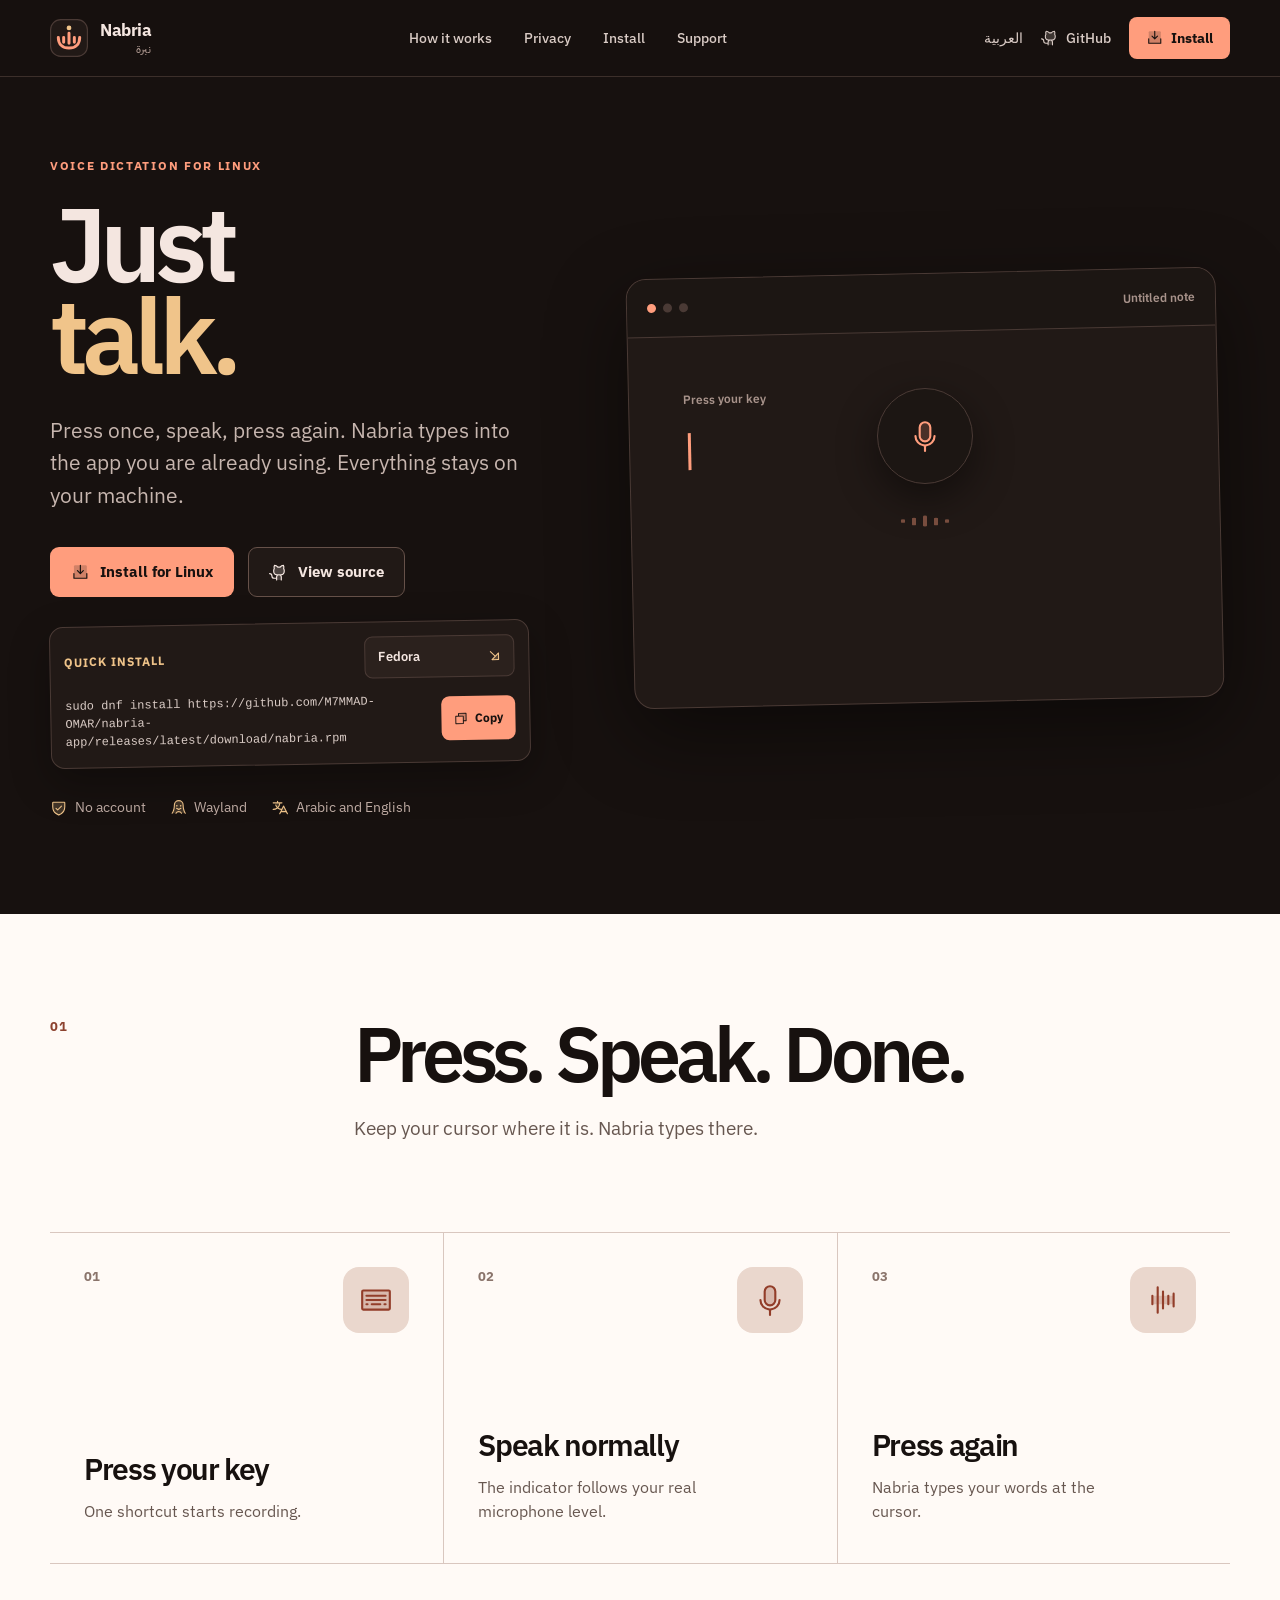
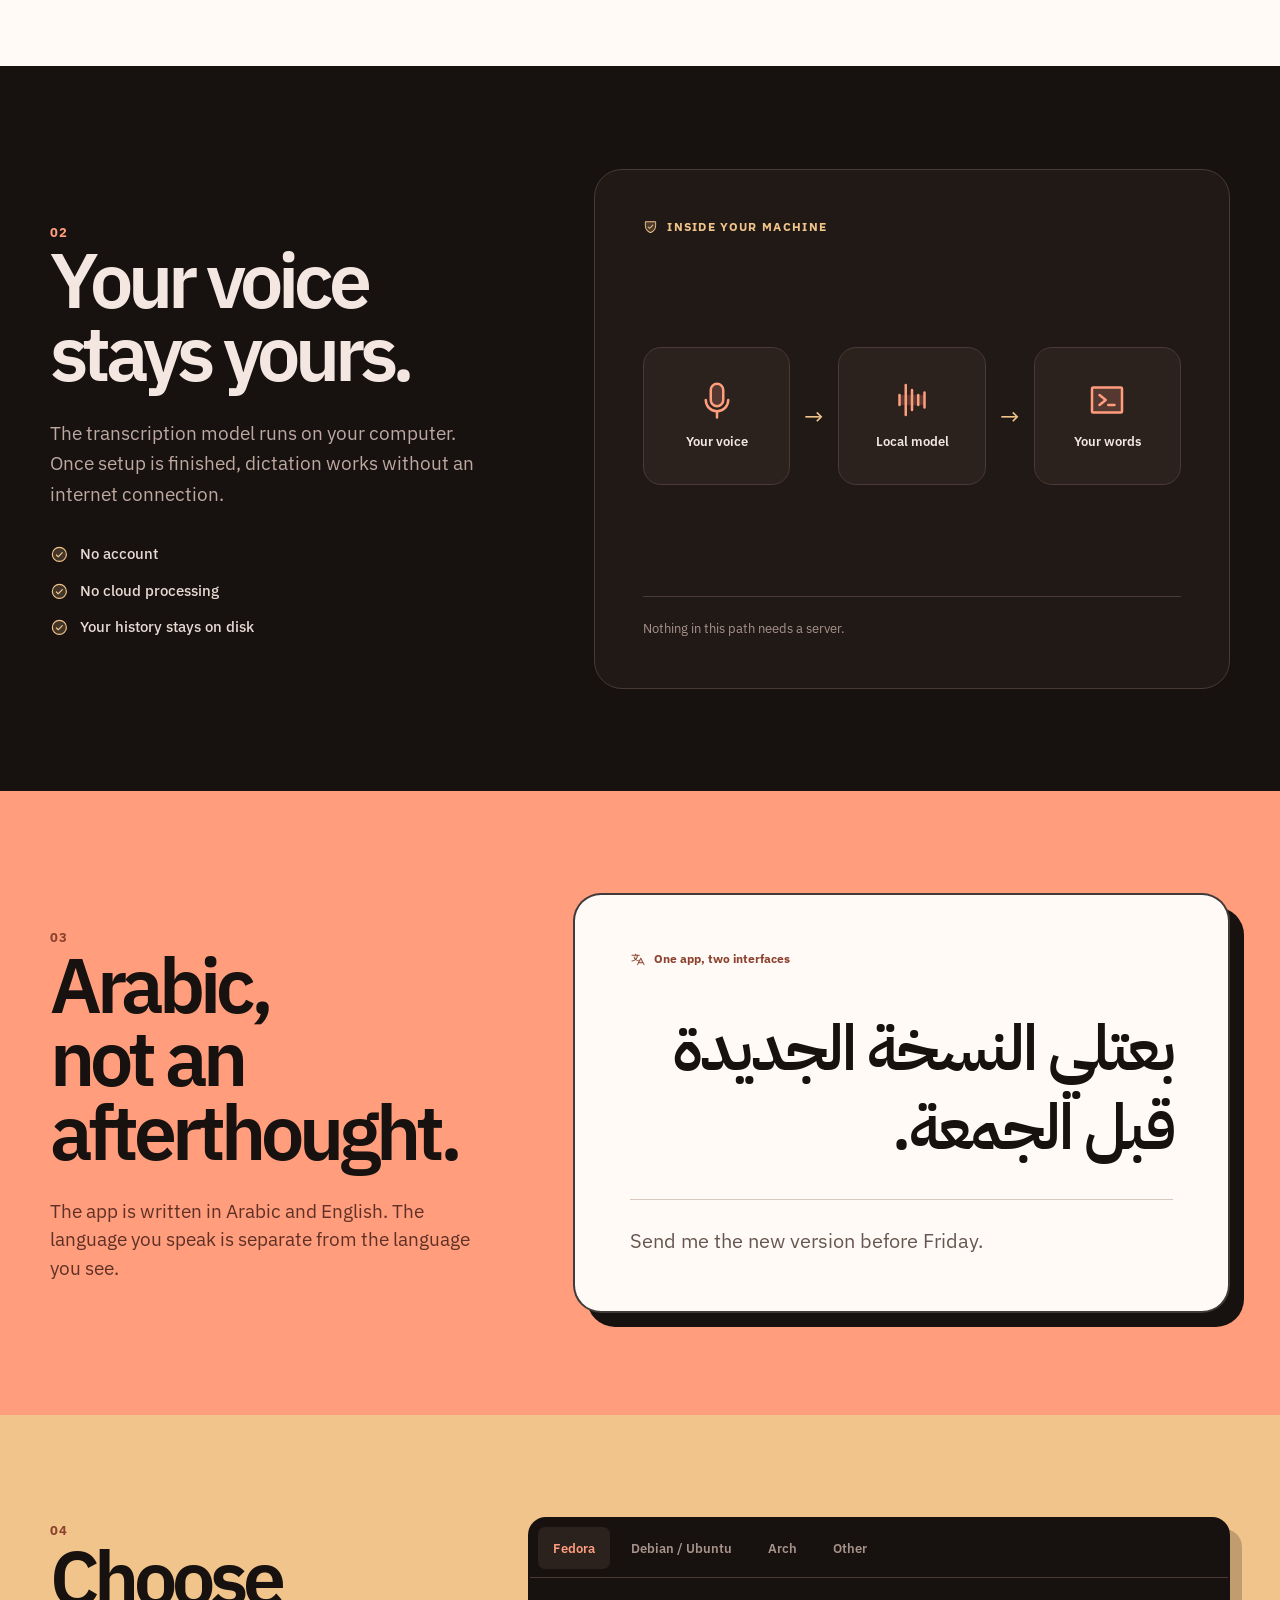
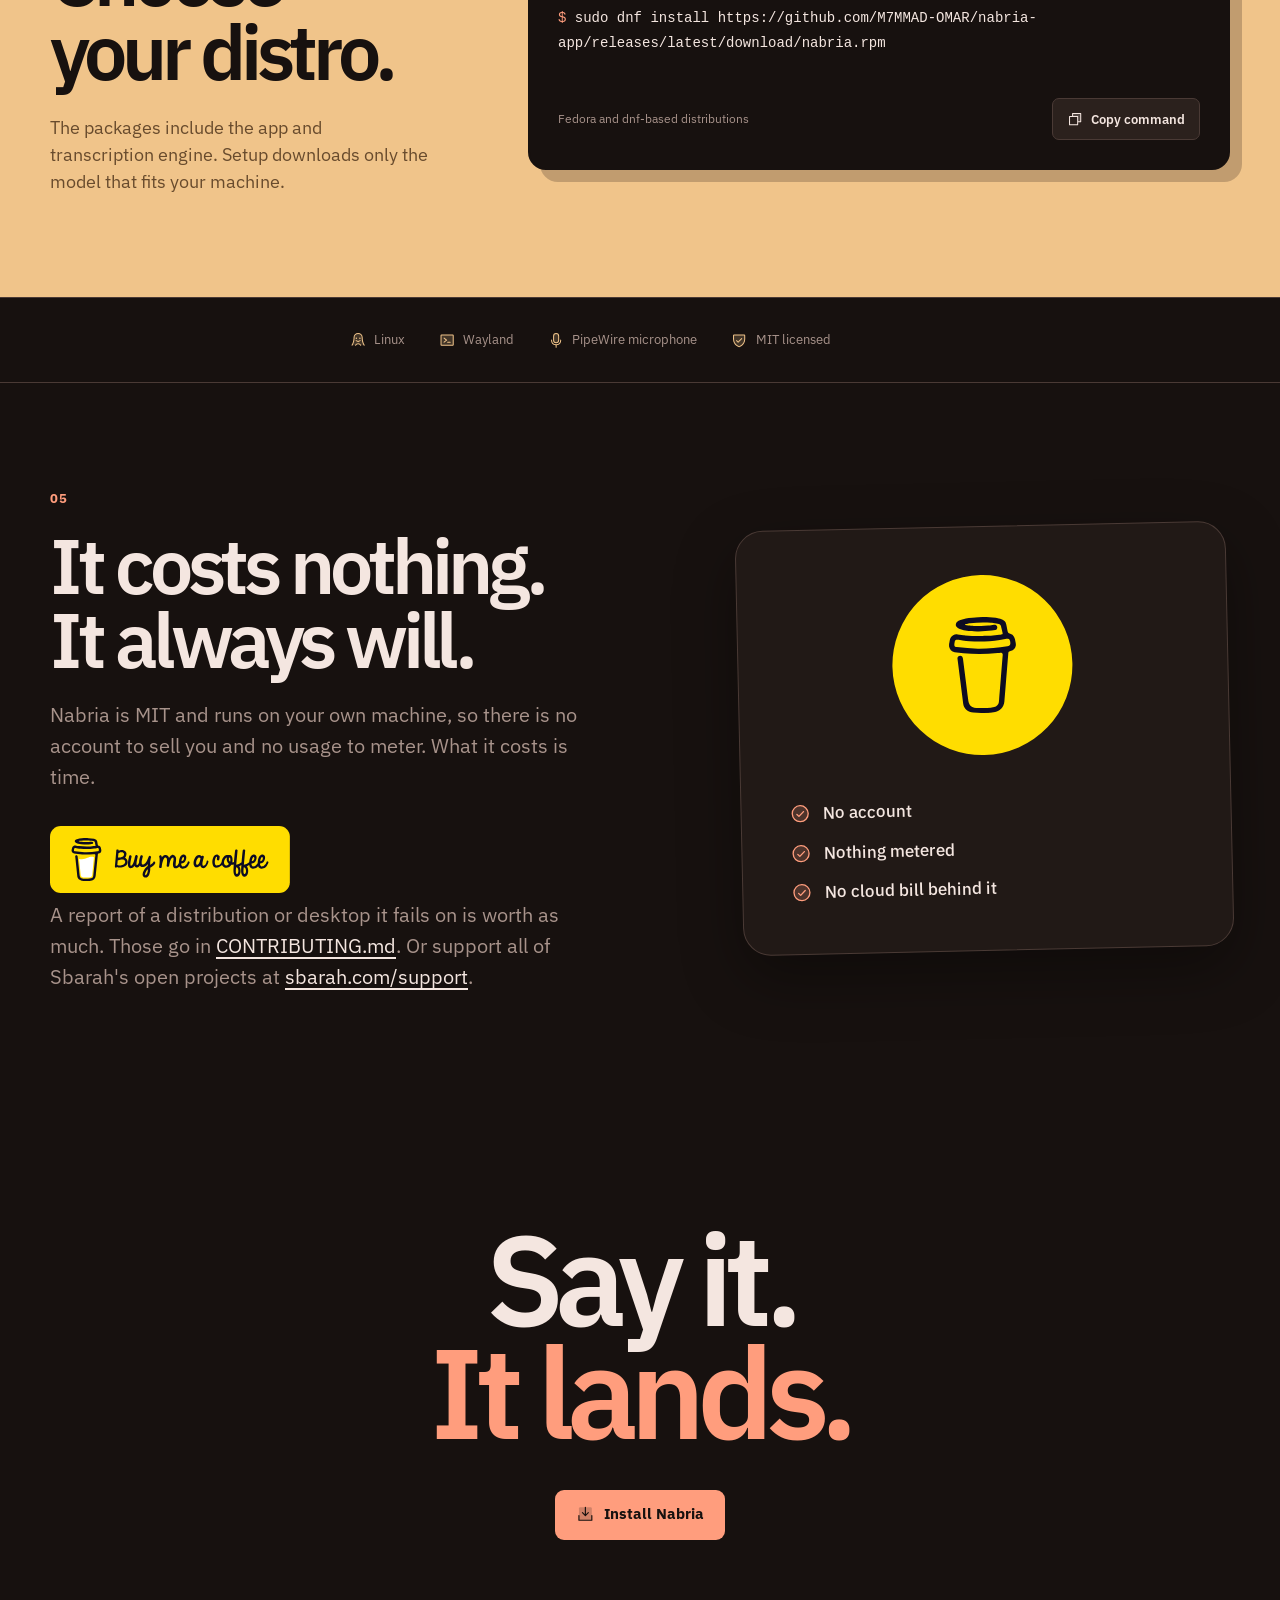
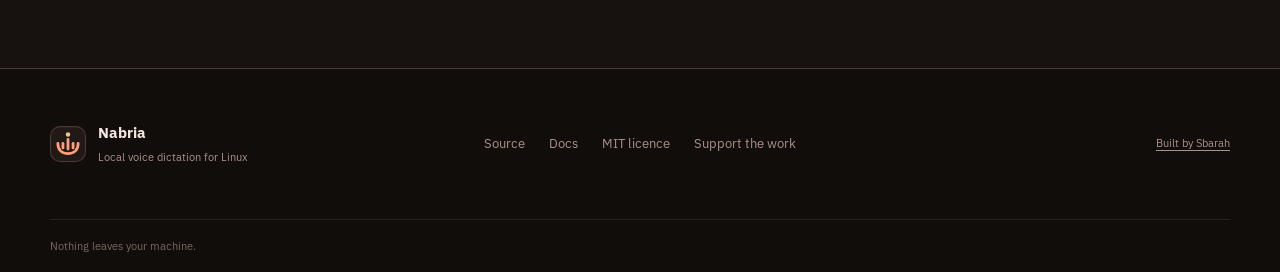
<file: docs/index.html>
<!doctype html>
<html lang="en" dir="ltr">
<head>
  <meta charset="utf-8">
  <meta name="viewport" content="width=device-width, initial-scale=1">
  <meta name="theme-color" content="#17110f">
  <meta name="description" content="Nabria is local voice dictation for Linux. Press once, speak, press again. Your words appear where you were typing.">
  <meta property="og:title" content="Nabria | Just talk">
  <meta property="og:description" content="Local voice dictation for Linux. No account, no cloud.">
  <meta property="og:type" content="website">
  <meta property="og:image" content="https://nabria.sbarah.com/assets/nabria-social.png?v=2">
  <meta property="og:url" content="https://nabria.sbarah.com/">
  <meta property="og:site_name" content="Nabria">
  <meta property="og:locale" content="en">
  <meta property="og:locale:alternate" content="ar">
  <meta name="twitter:card" content="summary_large_image">
  <title>Nabria | Just talk</title>
  <link rel="canonical" href="https://nabria.sbarah.com/">
  <link rel="alternate" hreflang="en" href="https://nabria.sbarah.com/">
  <link rel="alternate" hreflang="ar" href="https://nabria.sbarah.com/ar/">
  <link rel="alternate" hreflang="x-default" href="https://nabria.sbarah.com/">
  <link rel="icon" href="assets/nabria-mark.svg?v=2" type="image/svg+xml">
  <link rel="preload" href="assets/site.css?v=19" as="style">
  <link rel="stylesheet" href="assets/site.css?v=19">
  <script src="assets/site.js?v=19" defer></script>
</head>
<body>
  <a class="skip-link" href="#main">Skip to content</a>

  <header class="site-header" data-menu-open="false">
    <div class="wrap header-inner">
      <a class="brand" href="./" aria-label="Nabria home">
        <img src="assets/nabria-mark.svg?v=2" alt="" width="38" height="38">
        <span class="brand-name"><strong>Nabria</strong><small lang="ar" dir="rtl">نبرة</small></span>
      </a>

      <div class="header-cluster" id="mobile-menu">
        <nav class="primary-nav" aria-label="Main navigation">
          <a href="#how">How it works</a>
          <a href="#privacy">Privacy</a>
          <a href="#install">Install</a>
          <a href="#support">Support</a>
        </nav>

        <div class="header-actions">
          <a class="header-link" href="ar/" lang="ar" dir="rtl">العربية</a>
          <a class="header-link" href="https://github.com/M7MMAD-OMAR/nabria-app">
            <svg class="icon" aria-hidden="true"><use href="assets/icons.svg#icon-github-logo"></use></svg>
            GitHub
          </a>
          <a class="header-download" href="#install">
            <svg class="icon" aria-hidden="true"><use href="assets/icons.svg#icon-download-simple"></use></svg>
            Install
          </a>
        </div>
      </div>

      <button class="menu-toggle" type="button" aria-label="Open menu" aria-controls="mobile-menu" aria-expanded="false" data-open-label="Open menu" data-close-label="Close menu"><span></span></button>
    </div>
  </header>

  <main id="main">
    <section class="hero" aria-labelledby="hero-title">
      <div class="wrap hero-grid">
        <div class="hero-copy">
          <p class="eyebrow">Voice dictation for Linux</p>
          <h1 id="hero-title">Just<br><span>talk.</span></h1>
          <p class="hero-lead">Press once, speak, press again. Nabria types into the app you are already using. Everything stays on your machine.</p>
          <div class="hero-actions">
            <a class="button button-primary" href="#install">
              <svg class="icon" aria-hidden="true"><use href="assets/icons.svg#icon-download-simple"></use></svg>
              Install for Linux
            </a>
            <a class="button button-secondary" href="https://github.com/M7MMAD-OMAR/nabria-app">
              <svg class="icon" aria-hidden="true"><use href="assets/icons.svg#icon-github-logo"></use></svg>
              View source
            </a>
          </div>
          <div class="hero-quick-install" data-quick-install>
            <div class="quick-install-head">
              <strong>Quick install</strong>
              <div class="distro-picker" data-distro-picker>
                <button class="distro-trigger" type="button" aria-haspopup="listbox" aria-expanded="false"><span data-distro-label>Fedora</span><svg class="icon" aria-hidden="true"><use href="assets/icons.svg#icon-arrow-up-right"></use></svg></button>
                <ul class="distro-menu" role="listbox" aria-label="Linux distribution" hidden>
                  <li role="option" tabindex="0" aria-selected="true" data-command="sudo dnf install https://github.com/M7MMAD-OMAR/nabria-app/releases/latest/download/nabria.rpm">Fedora</li>
                  <li role="option" tabindex="0" aria-selected="false" data-command="wget https://github.com/M7MMAD-OMAR/nabria-app/releases/latest/download/nabria.deb &amp;&amp; sudo apt install ./nabria.deb">Debian / Ubuntu</li>
                  <li role="option" tabindex="0" aria-selected="false" data-command="git clone https://github.com/M7MMAD-OMAR/nabria-app.git &amp;&amp; cd nabria-app/packaging &amp;&amp; makepkg -si">Arch</li>
                  <li role="option" tabindex="0" aria-selected="false" data-command="curl -fsSL https://github.com/M7MMAD-OMAR/nabria-app/releases/latest/download/install-nabria.sh | sh">Other</li>
                </ul>
              </div>
            </div>
            <div class="quick-install-command"><code id="quick-command" tabindex="0" title="sudo dnf install https://github.com/M7MMAD-OMAR/nabria-app/releases/latest/download/nabria.rpm">sudo dnf install https://github.com/M7MMAD-OMAR/nabria-app/releases/latest/download/nabria.rpm</code><button type="button" data-copy-command data-copy-target="quick-command" data-copied="Copied" aria-label="Copy install command"><svg class="icon" aria-hidden="true"><use href="assets/icons.svg#icon-copy"></use></svg><span>Copy</span></button></div>
          </div>
          <ul class="hero-facts" aria-label="Product facts">
            <li><svg class="icon" aria-hidden="true"><use href="assets/icons.svg#icon-shield-check"></use></svg>No account</li>
            <li><svg class="icon" aria-hidden="true"><use href="assets/icons.svg#icon-linux-logo"></use></svg>Wayland</li>
            <li><svg class="icon" aria-hidden="true"><use href="assets/icons.svg#icon-translate"></use></svg>Arabic and English</li>
          </ul>
        </div>

        <div class="dictation-stage" data-dictation data-phase="done" aria-label="Nabria typing a spoken sentence into a document">
          <div class="editor-window">
            <div class="editor-toolbar">
              <span class="window-dots" aria-hidden="true"><i></i><i></i><i></i></span>
              <span class="editor-title">Untitled note</span>
            </div>
            <div class="editor-body">
              <p class="editor-label" data-dictation-label data-ready="Press your key" data-listening="Listening" data-thinking="Transcribing" data-done="Your cursor stays here">Your cursor stays here</p>
              <p class="typed-line"><span data-dictation-text>Send the updated notes before Friday.</span><span class="cursor" aria-hidden="true"></span></p>
              <p class="editor-note">
                <svg class="icon" aria-hidden="true"><use href="assets/icons.svg#icon-shield-check"></use></svg>
                Typed locally by Nabria
              </p>
            </div>
          </div>

          <div class="mic-cue" aria-hidden="true">
            <span class="mic-badge">
              <span class="mic-ring"></span><span class="mic-ring"></span>
              <svg class="icon"><use href="assets/icons.svg#icon-microphone"></use></svg>
            </span>
            <span class="mic-wave"><i></i><i></i><i></i><i></i><i></i></span>
          </div>

          <div class="nabria-orb" aria-hidden="true"><i></i><i></i><i></i><i></i><i></i></div>
        </div>
      </div>
    </section>

    <section class="section section-light" id="how" aria-labelledby="how-title">
      <div class="wrap">
        <div class="section-head">
          <span class="section-index">01</span>
          <div>
            <h2 class="section-title" id="how-title">Press. Speak. Done.</h2>
            <p class="section-intro">Keep your cursor where it is. Nabria types there.</p>
          </div>
        </div>

        <div class="steps">
          <article class="step">
            <div class="step-top"><span class="step-number">01</span><span class="step-icon"><svg class="icon" aria-hidden="true"><use href="assets/icons.svg#icon-keyboard"></use></svg></span></div>
            <h3>Press your key</h3>
            <p>One shortcut starts recording.</p>
          </article>
          <article class="step">
            <div class="step-top"><span class="step-number">02</span><span class="step-icon"><svg class="icon" aria-hidden="true"><use href="assets/icons.svg#icon-microphone"></use></svg></span></div>
            <h3>Speak normally</h3>
            <p>The indicator follows your real microphone level.</p>
          </article>
          <article class="step">
            <div class="step-top"><span class="step-number">03</span><span class="step-icon"><svg class="icon" aria-hidden="true"><use href="assets/icons.svg#icon-waveform"></use></svg></span></div>
            <h3>Press again</h3>
            <p>Nabria types your words at the cursor.</p>
          </article>
        </div>
      </div>
    </section>

    <section class="section section-dark" id="privacy" aria-labelledby="privacy-title">
      <div class="wrap privacy-grid">
        <div class="privacy-copy">
          <span class="section-index">02</span>
          <h2 class="section-title" id="privacy-title">Your voice stays yours.</h2>
          <p>The transcription model runs on your computer. Once setup is finished, dictation works without an internet connection.</p>
          <ul class="privacy-list">
            <li><svg class="icon" aria-hidden="true"><use href="assets/icons.svg#icon-check-circle"></use></svg>No account</li>
            <li><svg class="icon" aria-hidden="true"><use href="assets/icons.svg#icon-check-circle"></use></svg>No cloud processing</li>
            <li><svg class="icon" aria-hidden="true"><use href="assets/icons.svg#icon-check-circle"></use></svg>Your history stays on disk</li>
          </ul>
        </div>

        <div class="machine-panel" aria-label="Voice is transcribed inside your machine">
          <div class="machine-label">
            <svg class="icon" aria-hidden="true"><use href="assets/icons.svg#icon-shield-check"></use></svg>
            Inside your machine
          </div>
          <div class="machine-flow">
            <div class="machine-node"><svg class="icon" aria-hidden="true"><use href="assets/icons.svg#icon-microphone"></use></svg><span>Your voice</span></div>
            <span class="flow-arrow" aria-hidden="true">→</span>
            <div class="machine-node"><svg class="icon" aria-hidden="true"><use href="assets/icons.svg#icon-waveform"></use></svg><span>Local model</span></div>
            <span class="flow-arrow" aria-hidden="true">→</span>
            <div class="machine-node"><svg class="icon" aria-hidden="true"><use href="assets/icons.svg#icon-terminal-window"></use></svg><span>Your words</span></div>
          </div>
          <div class="machine-foot">Nothing in this path needs a server.</div>
        </div>
      </div>
    </section>

    <section class="section section-coral" aria-labelledby="language-title">
      <div class="wrap language-grid">
        <div class="language-copy">
          <span class="section-index">03</span>
          <h2 class="section-title" id="language-title">Arabic, not an afterthought.</h2>
          <p>The app is written in Arabic and English. The language you speak is separate from the language you see.</p>
        </div>

        <div class="language-demo">
          <div class="language-demo-label"><svg class="icon" aria-hidden="true"><use href="assets/icons.svg#icon-translate"></use></svg>One app, two interfaces</div>
          <p class="arabic-sample" lang="ar" dir="rtl">بعتلي النسخة الجديدة قبل الجمعة.</p>
          <p class="english-sample">Send me the new version before Friday.</p>
        </div>
      </div>
    </section>

    <section class="section section-gold" id="install" aria-labelledby="install-title">
      <div class="wrap install-grid">
        <div class="install-copy">
          <span class="section-index">04</span>
          <h2 class="section-title" id="install-title">Choose your distro.</h2>
          <p>The packages include the app and transcription engine. Setup downloads only the model that fits your machine.</p>
        </div>

        <div class="install-shell" data-install-tabs>
          <div class="install-tabs" role="tablist" aria-label="Installation method">
            <button class="install-tab" id="tab-fedora" type="button" role="tab" aria-selected="true" aria-controls="panel-fedora">Fedora</button>
            <button class="install-tab" id="tab-debian" type="button" role="tab" aria-selected="false" aria-controls="panel-debian" tabindex="-1">Debian / Ubuntu</button>
            <button class="install-tab" id="tab-arch" type="button" role="tab" aria-selected="false" aria-controls="panel-arch" tabindex="-1">Arch</button>
            <button class="install-tab" id="tab-other" type="button" role="tab" aria-selected="false" aria-controls="panel-other" tabindex="-1">Other</button>
          </div>

          <div class="command-panel" id="panel-fedora" role="tabpanel" aria-labelledby="tab-fedora">
            <pre class="command-line">sudo dnf install https://github.com/M7MMAD-OMAR/nabria-app/releases/latest/download/nabria.rpm</pre>
            <div class="command-actions"><span class="command-meta">Fedora and dnf-based distributions</span><button class="copy-button" type="button" data-copy-command data-copied="Copied"><svg class="icon" aria-hidden="true"><use href="assets/icons.svg#icon-copy"></use></svg><span>Copy command</span></button></div>
          </div>
          <div class="command-panel" id="panel-debian" role="tabpanel" aria-labelledby="tab-debian" hidden>
            <pre class="command-line">wget https://github.com/M7MMAD-OMAR/nabria-app/releases/latest/download/nabria.deb && sudo apt install ./nabria.deb</pre>
            <div class="command-actions"><span class="command-meta">Debian, Ubuntu and apt-based distributions</span><button class="copy-button" type="button" data-copy-command data-copied="Copied"><svg class="icon" aria-hidden="true"><use href="assets/icons.svg#icon-copy"></use></svg><span>Copy command</span></button></div>
          </div>
          <div class="command-panel" id="panel-arch" role="tabpanel" aria-labelledby="tab-arch" hidden>
            <pre class="command-line">git clone https://github.com/M7MMAD-OMAR/nabria-app.git &amp;&amp; cd nabria-app/packaging &amp;&amp; makepkg -si</pre>
            <div class="command-actions"><span class="command-meta">Available from the AUR</span><button class="copy-button" type="button" data-copy-command data-copied="Copied"><svg class="icon" aria-hidden="true"><use href="assets/icons.svg#icon-copy"></use></svg><span>Copy command</span></button></div>
          </div>
          <div class="command-panel" id="panel-other" role="tabpanel" aria-labelledby="tab-other" hidden>
            <pre class="command-line">curl -fsSL https://github.com/M7MMAD-OMAR/nabria-app/releases/latest/download/install-nabria.sh | sh</pre>
            <div class="command-actions"><span class="command-meta">User install for other distributions</span><button class="copy-button" type="button" data-copy-command data-copied="Copied"><svg class="icon" aria-hidden="true"><use href="assets/icons.svg#icon-copy"></use></svg><span>Copy command</span></button></div>
          </div>
        </div>
      </div>
    </section>

    <div class="requirements" aria-label="System requirements">
      <ul class="wrap requirements-list">
        <li><svg class="icon" aria-hidden="true"><use href="assets/icons.svg#icon-linux-logo"></use></svg>Linux</li>
        <li><svg class="icon" aria-hidden="true"><use href="assets/icons.svg#icon-terminal-window"></use></svg>Wayland</li>
        <li><svg class="icon" aria-hidden="true"><use href="assets/icons.svg#icon-microphone"></use></svg>PipeWire microphone</li>
        <li><svg class="icon" aria-hidden="true"><use href="assets/icons.svg#icon-shield-check"></use></svg>MIT licensed</li>
      </ul>
    </div>

    <section class="section section-dark" id="support" aria-labelledby="support-title">
      <div class="wrap support-grid">
        <div class="support-copy">
          <span class="section-index">05</span>
          <h2 class="section-title" id="support-title">It costs nothing. It always will.</h2>
          <p>Nabria is MIT and runs on your own machine, so there is no account to sell you and no usage to meter. What it costs is time.</p>
          <a class="bmc-button" href="https://www.buymeacoffee.com/m7mmadomar" target="_blank" rel="noopener">
            <img src="assets/bmc-button.svg" alt="Buy me a coffee" width="240" height="67">
          </a>
          <p class="support-alt">A report of a distribution or desktop it fails on is worth as much. Those go in <a href="https://github.com/M7MMAD-OMAR/nabria-app/blob/main/CONTRIBUTING.md">CONTRIBUTING.md</a>. Or support all of Sbarah's open projects at <a href="https://sbarah.com/support">sbarah.com/support</a>.</p>
        </div>

        <div class="support-panel">
          <span class="bmc-mark"><img src="assets/bmc-logo.svg" alt="" width="86" height="124"></span>
          <ul class="support-list">
            <li><svg class="icon" aria-hidden="true"><use href="assets/icons.svg#icon-check-circle"></use></svg>No account</li>
            <li><svg class="icon" aria-hidden="true"><use href="assets/icons.svg#icon-check-circle"></use></svg>Nothing metered</li>
            <li><svg class="icon" aria-hidden="true"><use href="assets/icons.svg#icon-check-circle"></use></svg>No cloud bill behind it</li>
          </ul>
        </div>
      </div>
    </section>

    <section class="closing" aria-labelledby="closing-title">
      <div class="wrap">
        <h2 class="closing-title" id="closing-title">Say it.<br><span>It lands.</span></h2>
        <a class="button button-primary" href="#install"><svg class="icon" aria-hidden="true"><use href="assets/icons.svg#icon-download-simple"></use></svg>Install Nabria</a>
      </div>
    </section>
  </main>

  <footer class="site-footer">
    <div class="wrap footer-main">
      <a class="footer-brand" href="./"><img src="assets/nabria-mark.svg?v=2" alt="" width="36" height="36"><span><strong>Nabria</strong><small>Local voice dictation for Linux</small></span></a>
      <nav class="footer-links" aria-label="Footer navigation"><a href="https://github.com/M7MMAD-OMAR/nabria-app">Source</a><a href="https://github.com/M7MMAD-OMAR/nabria-app/blob/main/README.md">Docs</a><a href="https://github.com/M7MMAD-OMAR/nabria-app/blob/main/LICENSE">MIT licence</a><a href="https://sbarah.com/support">Support the work</a></nav>
      <a class="sbarah-link" href="https://sbarah.com" aria-label="Visit Sbarah"><span>Built by Sbarah</span></a>
    </div>
    <div class="wrap footer-bottom"><span>Nothing leaves your machine.</span></div>
  </footer>
</body>
</html>
</file>
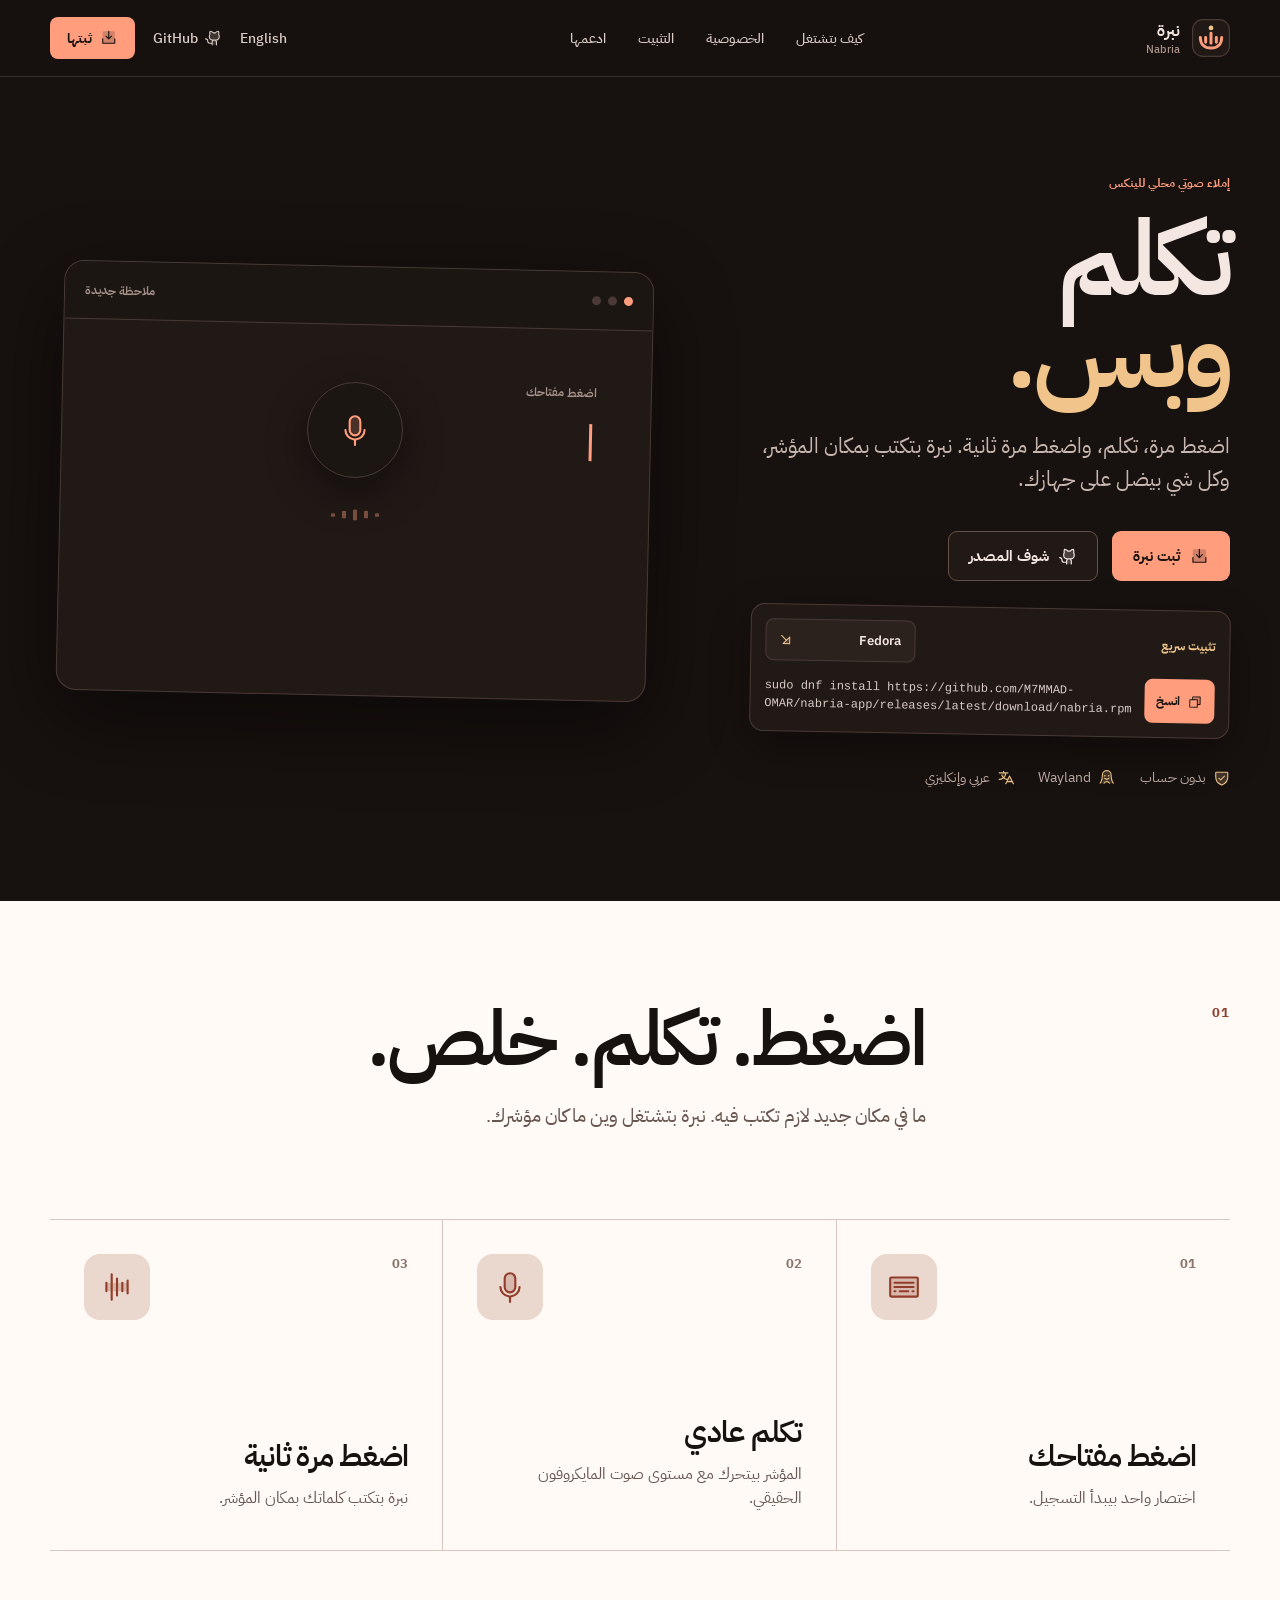
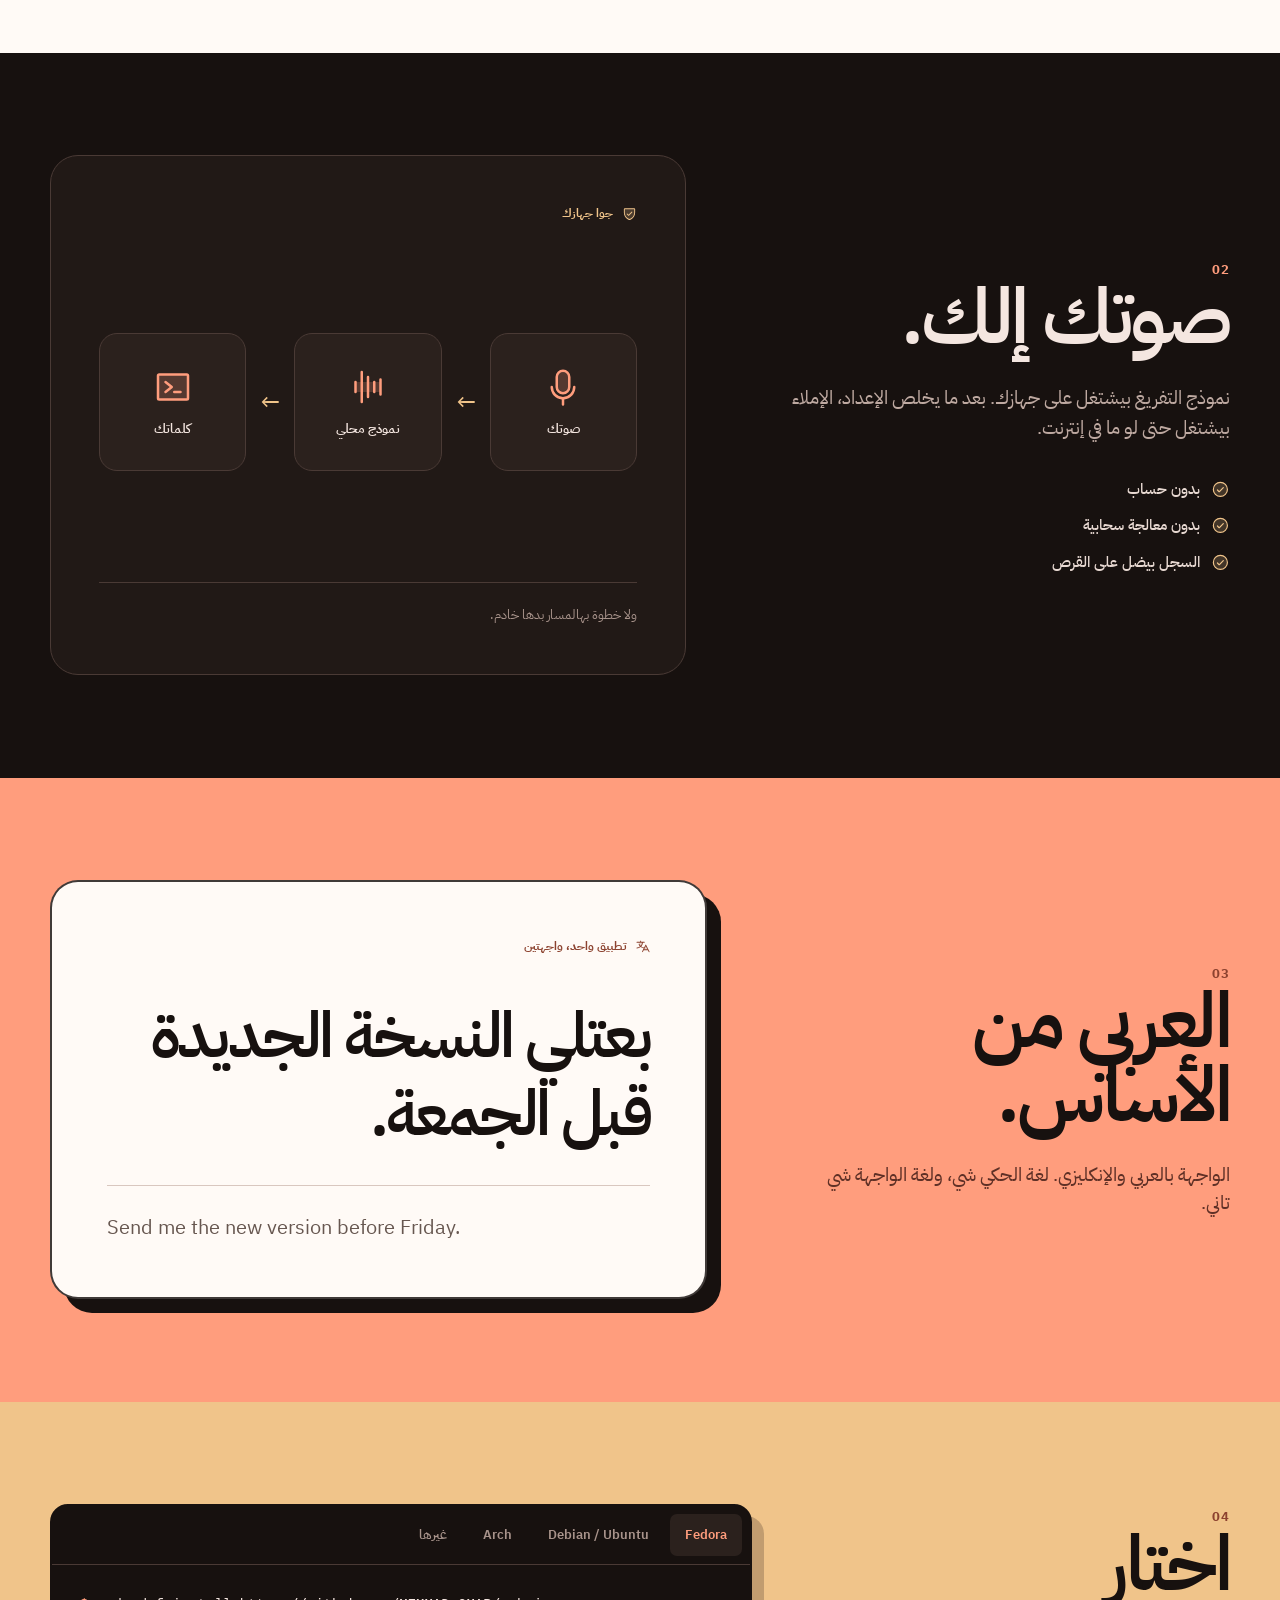
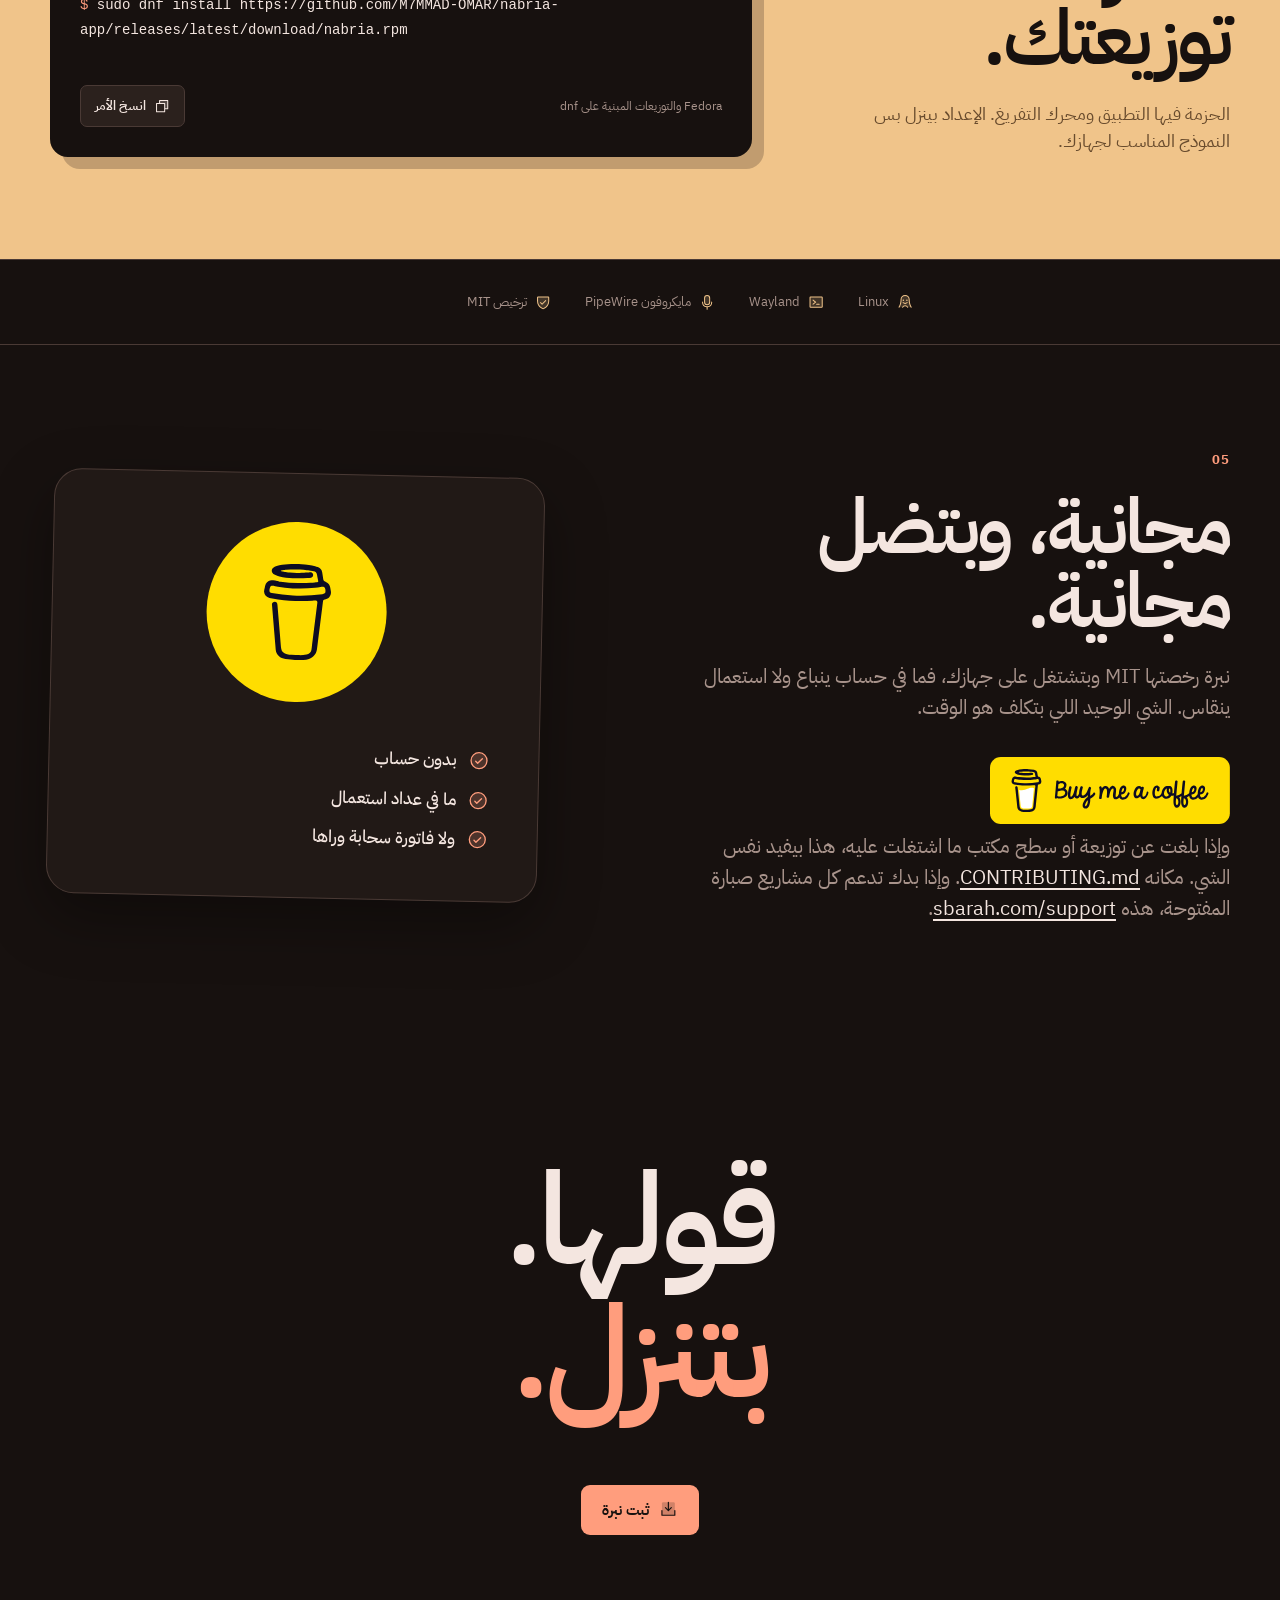
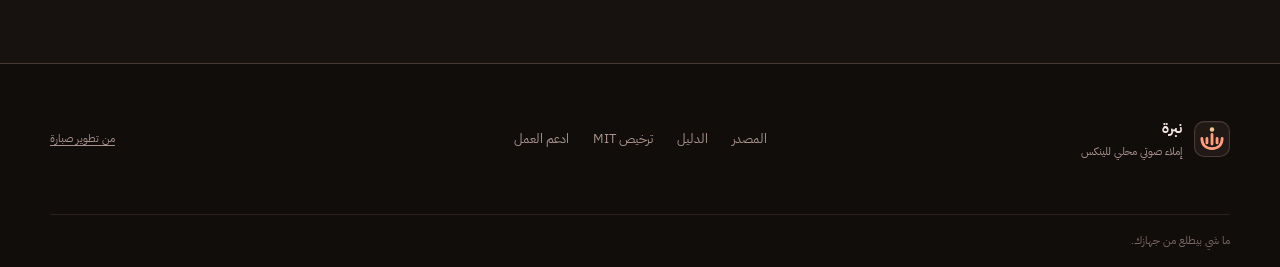
<file: docs/ar/index.html>
<!doctype html>
<html lang="ar" dir="rtl">
<head>
  <meta charset="utf-8">
  <meta name="viewport" content="width=device-width, initial-scale=1">
  <meta name="theme-color" content="#17110f">
  <meta name="description" content="نبرة هي إملاء صوتي محلي للينكس. اضغط، تكلم، واضغط مرة ثانية. كلماتك بتظهر بمكان المؤشر.">
  <meta property="og:title" content="نبرة | تكلم وبس">
  <meta property="og:description" content="إملاء صوتي محلي للينكس. بدون حساب وبدون سحابة.">
  <meta property="og:type" content="website">
  <meta property="og:image" content="https://nabria.sbarah.com/assets/nabria-social.png?v=2">
  <meta property="og:url" content="https://nabria.sbarah.com/ar/">
  <meta property="og:site_name" content="نبرة">
  <meta property="og:locale" content="ar">
  <meta property="og:locale:alternate" content="en">
  <meta name="twitter:card" content="summary_large_image">
  <title>نبرة | تكلم وبس</title>
  <link rel="canonical" href="https://nabria.sbarah.com/ar/">
  <link rel="alternate" hreflang="en" href="https://nabria.sbarah.com/">
  <link rel="alternate" hreflang="ar" href="https://nabria.sbarah.com/ar/">
  <link rel="alternate" hreflang="x-default" href="https://nabria.sbarah.com/">
  <link rel="icon" href="../assets/nabria-mark.svg?v=2" type="image/svg+xml">
  <link rel="preload" href="../assets/site.css?v=19" as="style">
  <link rel="stylesheet" href="../assets/site.css?v=19">
  <script src="../assets/site.js?v=19" defer></script>
</head>
<body>
  <a class="skip-link" href="#main">انتقل للمحتوى</a>

  <header class="site-header" data-menu-open="false">
    <div class="wrap header-inner">
      <a class="brand" href="./" aria-label="الصفحة الرئيسية لنبرة">
        <img src="../assets/nabria-mark.svg?v=2" alt="" width="38" height="38">
        <span class="brand-name"><strong>نبرة</strong><small lang="en" dir="ltr">Nabria</small></span>
      </a>

      <div class="header-cluster" id="mobile-menu">
        <nav class="primary-nav" aria-label="التنقل الرئيسي">
          <a href="#how">كيف بتشتغل</a>
          <a href="#privacy">الخصوصية</a>
          <a href="#install">التثبيت</a>
          <a href="#support">ادعمها</a>
        </nav>

        <div class="header-actions">
          <a class="header-link" href="../" lang="en" dir="ltr">English</a>
          <a class="header-link" href="https://github.com/M7MMAD-OMAR/nabria-app">
            <svg class="icon" aria-hidden="true"><use href="../assets/icons.svg#icon-github-logo"></use></svg>
            GitHub
          </a>
          <a class="header-download" href="#install">
            <svg class="icon" aria-hidden="true"><use href="../assets/icons.svg#icon-download-simple"></use></svg>
            ثبتها
          </a>
        </div>
      </div>

      <button class="menu-toggle" type="button" aria-label="افتح القائمة" aria-controls="mobile-menu" aria-expanded="false" data-open-label="افتح القائمة" data-close-label="سكر القائمة"><span></span></button>
    </div>
  </header>

  <main id="main">
    <section class="hero" aria-labelledby="hero-title">
      <div class="wrap hero-grid">
        <div class="hero-copy">
          <p class="eyebrow">إملاء صوتي محلي للينكس</p>
          <h1 id="hero-title">تكلم<br><span>وبس.</span></h1>
          <p class="hero-lead">اضغط مرة، تكلم، واضغط مرة ثانية. نبرة بتكتب بمكان المؤشر، وكل شي بيضل على جهازك.</p>
          <div class="hero-actions">
            <a class="button button-primary" href="#install">
              <svg class="icon" aria-hidden="true"><use href="../assets/icons.svg#icon-download-simple"></use></svg>
              ثبت نبرة
            </a>
            <a class="button button-secondary" href="https://github.com/M7MMAD-OMAR/nabria-app">
              <svg class="icon" aria-hidden="true"><use href="../assets/icons.svg#icon-github-logo"></use></svg>
              شوف المصدر
            </a>
          </div>
          <div class="hero-quick-install" data-quick-install>
            <div class="quick-install-head">
              <strong>تثبيت سريع</strong>
              <div class="distro-picker" data-distro-picker>
                <button class="distro-trigger" type="button" aria-haspopup="listbox" aria-expanded="false"><span data-distro-label>Fedora</span><svg class="icon" aria-hidden="true"><use href="../assets/icons.svg#icon-arrow-up-right"></use></svg></button>
                <ul class="distro-menu" role="listbox" aria-label="توزيعة لينكس" hidden>
                  <li role="option" tabindex="0" aria-selected="true" data-command="sudo dnf install https://github.com/M7MMAD-OMAR/nabria-app/releases/latest/download/nabria.rpm">Fedora</li>
                  <li role="option" tabindex="0" aria-selected="false" data-command="wget https://github.com/M7MMAD-OMAR/nabria-app/releases/latest/download/nabria.deb &amp;&amp; sudo apt install ./nabria.deb">Debian / Ubuntu</li>
                  <li role="option" tabindex="0" aria-selected="false" data-command="git clone https://github.com/M7MMAD-OMAR/nabria-app.git &amp;&amp; cd nabria-app/packaging &amp;&amp; makepkg -si">Arch</li>
                  <li role="option" tabindex="0" aria-selected="false" data-command="curl -fsSL https://github.com/M7MMAD-OMAR/nabria-app/releases/latest/download/install-nabria.sh | sh">غيرها</li>
                </ul>
              </div>
            </div>
            <div class="quick-install-command"><code id="quick-command" tabindex="0" title="sudo dnf install https://github.com/M7MMAD-OMAR/nabria-app/releases/latest/download/nabria.rpm">sudo dnf install https://github.com/M7MMAD-OMAR/nabria-app/releases/latest/download/nabria.rpm</code><button type="button" data-copy-command data-copy-target="quick-command" data-copied="تم النسخ" aria-label="انسخ أمر التثبيت"><svg class="icon" aria-hidden="true"><use href="../assets/icons.svg#icon-copy"></use></svg><span>انسخ</span></button></div>
          </div>
          <ul class="hero-facts" aria-label="معلومات عن المنتج">
            <li><svg class="icon" aria-hidden="true"><use href="../assets/icons.svg#icon-shield-check"></use></svg>بدون حساب</li>
            <li><svg class="icon" aria-hidden="true"><use href="../assets/icons.svg#icon-linux-logo"></use></svg>Wayland</li>
            <li><svg class="icon" aria-hidden="true"><use href="../assets/icons.svg#icon-translate"></use></svg>عربي وإنكليزي</li>
          </ul>
        </div>

        <div class="dictation-stage" data-dictation data-phase="done" aria-label="نبرة تكتب جملة محكية داخل مستند">
          <div class="editor-window">
            <div class="editor-toolbar">
              <span class="window-dots" aria-hidden="true"><i></i><i></i><i></i></span>
              <span class="editor-title">ملاحظة جديدة</span>
            </div>
            <div class="editor-body">
              <p class="editor-label" data-dictation-label data-ready="اضغط مفتاحك" data-listening="عم تسمع" data-thinking="عم تفرغ الكلام" data-done="المؤشر بيضل هون">المؤشر بيضل هون</p>
              <p class="typed-line"><span data-dictation-text>بعتلي النسخة الجديدة قبل الجمعة.</span><span class="cursor" aria-hidden="true"></span></p>
              <p class="editor-note">
                <svg class="icon" aria-hidden="true"><use href="../assets/icons.svg#icon-shield-check"></use></svg>
                نبرة كتبتها محليا
              </p>
            </div>
          </div>

          <div class="mic-cue" aria-hidden="true">
            <span class="mic-badge">
              <span class="mic-ring"></span><span class="mic-ring"></span>
              <svg class="icon"><use href="../assets/icons.svg#icon-microphone"></use></svg>
            </span>
            <span class="mic-wave"><i></i><i></i><i></i><i></i><i></i></span>
          </div>

          <div class="nabria-orb" aria-hidden="true"><i></i><i></i><i></i><i></i><i></i></div>
        </div>
      </div>
    </section>

    <section class="section section-light" id="how" aria-labelledby="how-title">
      <div class="wrap">
        <div class="section-head">
          <span class="section-index">01</span>
          <div>
            <h2 class="section-title" id="how-title">اضغط. تكلم. خلص.</h2>
            <p class="section-intro">ما في مكان جديد لازم تكتب فيه. نبرة بتشتغل وين ما كان مؤشرك.</p>
          </div>
        </div>

        <div class="steps">
          <article class="step">
            <div class="step-top"><span class="step-number">01</span><span class="step-icon"><svg class="icon" aria-hidden="true"><use href="../assets/icons.svg#icon-keyboard"></use></svg></span></div>
            <h3>اضغط مفتاحك</h3>
            <p>اختصار واحد بيبدأ التسجيل.</p>
          </article>
          <article class="step">
            <div class="step-top"><span class="step-number">02</span><span class="step-icon"><svg class="icon" aria-hidden="true"><use href="../assets/icons.svg#icon-microphone"></use></svg></span></div>
            <h3>تكلم عادي</h3>
            <p>المؤشر بيتحرك مع مستوى صوت المايكروفون الحقيقي.</p>
          </article>
          <article class="step">
            <div class="step-top"><span class="step-number">03</span><span class="step-icon"><svg class="icon" aria-hidden="true"><use href="../assets/icons.svg#icon-waveform"></use></svg></span></div>
            <h3>اضغط مرة ثانية</h3>
            <p>نبرة بتكتب كلماتك بمكان المؤشر.</p>
          </article>
        </div>
      </div>
    </section>

    <section class="section section-dark" id="privacy" aria-labelledby="privacy-title">
      <div class="wrap privacy-grid">
        <div class="privacy-copy">
          <span class="section-index">02</span>
          <h2 class="section-title" id="privacy-title">صوتك إلك.</h2>
          <p>نموذج التفريغ بيشتغل على جهازك. بعد ما يخلص الإعداد، الإملاء بيشتغل حتى لو ما في إنترنت.</p>
          <ul class="privacy-list">
            <li><svg class="icon" aria-hidden="true"><use href="../assets/icons.svg#icon-check-circle"></use></svg>بدون حساب</li>
            <li><svg class="icon" aria-hidden="true"><use href="../assets/icons.svg#icon-check-circle"></use></svg>بدون معالجة سحابية</li>
            <li><svg class="icon" aria-hidden="true"><use href="../assets/icons.svg#icon-check-circle"></use></svg>السجل بيضل على القرص</li>
          </ul>
        </div>

        <div class="machine-panel" aria-label="تفريغ الصوت بيصير داخل الجهاز">
          <div class="machine-label">
            <svg class="icon" aria-hidden="true"><use href="../assets/icons.svg#icon-shield-check"></use></svg>
            جوا جهازك
          </div>
          <div class="machine-flow">
            <div class="machine-node"><svg class="icon" aria-hidden="true"><use href="../assets/icons.svg#icon-microphone"></use></svg><span>صوتك</span></div>
            <span class="flow-arrow" aria-hidden="true">→</span>
            <div class="machine-node"><svg class="icon" aria-hidden="true"><use href="../assets/icons.svg#icon-waveform"></use></svg><span>نموذج محلي</span></div>
            <span class="flow-arrow" aria-hidden="true">→</span>
            <div class="machine-node"><svg class="icon" aria-hidden="true"><use href="../assets/icons.svg#icon-terminal-window"></use></svg><span>كلماتك</span></div>
          </div>
          <div class="machine-foot">ولا خطوة بهالمسار بدها خادم.</div>
        </div>
      </div>
    </section>

    <section class="section section-coral" aria-labelledby="language-title">
      <div class="wrap language-grid">
        <div class="language-copy">
          <span class="section-index">03</span>
          <h2 class="section-title" id="language-title">العربي من الأساس.</h2>
          <p>الواجهة بالعربي والإنكليزي. لغة الحكي شي، ولغة الواجهة شي تاني.</p>
        </div>

        <div class="language-demo">
          <div class="language-demo-label"><svg class="icon" aria-hidden="true"><use href="../assets/icons.svg#icon-translate"></use></svg>تطبيق واحد، واجهتين</div>
          <p class="arabic-sample">بعتلي النسخة الجديدة قبل الجمعة.</p>
          <p class="english-sample" lang="en" dir="ltr">Send me the new version before Friday.</p>
        </div>
      </div>
    </section>

    <section class="section section-gold" id="install" aria-labelledby="install-title">
      <div class="wrap install-grid">
        <div class="install-copy">
          <span class="section-index">04</span>
          <h2 class="section-title" id="install-title">اختار توزيعتك.</h2>
          <p>الحزمة فيها التطبيق ومحرك التفريغ. الإعداد بينزل بس النموذج المناسب لجهازك.</p>
        </div>

        <div class="install-shell" data-install-tabs>
          <div class="install-tabs" role="tablist" aria-label="طريقة التثبيت">
            <button class="install-tab" id="tab-fedora-ar" type="button" role="tab" aria-selected="true" aria-controls="panel-fedora-ar">Fedora</button>
            <button class="install-tab" id="tab-debian-ar" type="button" role="tab" aria-selected="false" aria-controls="panel-debian-ar" tabindex="-1">Debian / Ubuntu</button>
            <button class="install-tab" id="tab-arch-ar" type="button" role="tab" aria-selected="false" aria-controls="panel-arch-ar" tabindex="-1">Arch</button>
            <button class="install-tab" id="tab-other-ar" type="button" role="tab" aria-selected="false" aria-controls="panel-other-ar" tabindex="-1">غيرها</button>
          </div>

          <div class="command-panel" id="panel-fedora-ar" role="tabpanel" aria-labelledby="tab-fedora-ar">
            <pre class="command-line">sudo dnf install https://github.com/M7MMAD-OMAR/nabria-app/releases/latest/download/nabria.rpm</pre>
            <div class="command-actions"><span class="command-meta">Fedora والتوزيعات المبنية على dnf</span><button class="copy-button" type="button" data-copy-command data-copied="تم النسخ"><svg class="icon" aria-hidden="true"><use href="../assets/icons.svg#icon-copy"></use></svg><span>انسخ الأمر</span></button></div>
          </div>
          <div class="command-panel" id="panel-debian-ar" role="tabpanel" aria-labelledby="tab-debian-ar" hidden>
            <pre class="command-line">wget https://github.com/M7MMAD-OMAR/nabria-app/releases/latest/download/nabria.deb && sudo apt install ./nabria.deb</pre>
            <div class="command-actions"><span class="command-meta">Debian وUbuntu والتوزيعات المبنية على apt</span><button class="copy-button" type="button" data-copy-command data-copied="تم النسخ"><svg class="icon" aria-hidden="true"><use href="../assets/icons.svg#icon-copy"></use></svg><span>انسخ الأمر</span></button></div>
          </div>
          <div class="command-panel" id="panel-arch-ar" role="tabpanel" aria-labelledby="tab-arch-ar" hidden>
            <pre class="command-line">git clone https://github.com/M7MMAD-OMAR/nabria-app.git &amp;&amp; cd nabria-app/packaging &amp;&amp; makepkg -si</pre>
            <div class="command-actions"><span class="command-meta">متوفر على AUR</span><button class="copy-button" type="button" data-copy-command data-copied="تم النسخ"><svg class="icon" aria-hidden="true"><use href="../assets/icons.svg#icon-copy"></use></svg><span>انسخ الأمر</span></button></div>
          </div>
          <div class="command-panel" id="panel-other-ar" role="tabpanel" aria-labelledby="tab-other-ar" hidden>
            <pre class="command-line">curl -fsSL https://github.com/M7MMAD-OMAR/nabria-app/releases/latest/download/install-nabria.sh | sh</pre>
            <div class="command-actions"><span class="command-meta">تثبيت مستخدم لباقي التوزيعات</span><button class="copy-button" type="button" data-copy-command data-copied="تم النسخ"><svg class="icon" aria-hidden="true"><use href="../assets/icons.svg#icon-copy"></use></svg><span>انسخ الأمر</span></button></div>
          </div>
        </div>
      </div>
    </section>

    <div class="requirements" aria-label="متطلبات النظام">
      <ul class="wrap requirements-list">
        <li><svg class="icon" aria-hidden="true"><use href="../assets/icons.svg#icon-linux-logo"></use></svg>Linux</li>
        <li><svg class="icon" aria-hidden="true"><use href="../assets/icons.svg#icon-terminal-window"></use></svg>Wayland</li>
        <li><svg class="icon" aria-hidden="true"><use href="../assets/icons.svg#icon-microphone"></use></svg>مايكروفون PipeWire</li>
        <li><svg class="icon" aria-hidden="true"><use href="../assets/icons.svg#icon-shield-check"></use></svg>ترخيص MIT</li>
      </ul>
    </div>

    <section class="section section-dark" id="support" aria-labelledby="support-title">
      <div class="wrap support-grid">
        <div class="support-copy">
          <span class="section-index">05</span>
          <h2 class="section-title" id="support-title">مجانية، وبتضل مجانية.</h2>
          <p>نبرة رخصتها MIT وبتشتغل على جهازك، فما في حساب ينباع ولا استعمال ينقاس. الشي الوحيد اللي بتكلف هو الوقت.</p>
          <a class="bmc-button" href="https://www.buymeacoffee.com/m7mmadomar" target="_blank" rel="noopener">
            <img src="../assets/bmc-button.svg" alt="Buy me a coffee" width="240" height="67">
          </a>
          <p class="support-alt">وإذا بلغت عن توزيعة أو سطح مكتب ما اشتغلت عليه، هذا بيفيد نفس الشي. مكانه <a href="https://github.com/M7MMAD-OMAR/nabria-app/blob/main/CONTRIBUTING.md">CONTRIBUTING.md</a>. وإذا بدك تدعم كل مشاريع صبارة المفتوحة، هذه <a href="https://sbarah.com/support">sbarah.com/support</a>.</p>
        </div>

        <div class="support-panel">
          <span class="bmc-mark"><img src="../assets/bmc-logo.svg" alt="" width="86" height="124"></span>
          <ul class="support-list">
            <li><svg class="icon" aria-hidden="true"><use href="../assets/icons.svg#icon-check-circle"></use></svg>بدون حساب</li>
            <li><svg class="icon" aria-hidden="true"><use href="../assets/icons.svg#icon-check-circle"></use></svg>ما في عداد استعمال</li>
            <li><svg class="icon" aria-hidden="true"><use href="../assets/icons.svg#icon-check-circle"></use></svg>ولا فاتورة سحابة وراها</li>
          </ul>
        </div>
      </div>
    </section>

    <section class="closing" aria-labelledby="closing-title">
      <div class="wrap">
        <h2 class="closing-title" id="closing-title">قولها.<br><span>بتنزل.</span></h2>
        <a class="button button-primary" href="#install"><svg class="icon" aria-hidden="true"><use href="../assets/icons.svg#icon-download-simple"></use></svg>ثبت نبرة</a>
      </div>
    </section>
  </main>

  <footer class="site-footer">
    <div class="wrap footer-main">
      <a class="footer-brand" href="./"><img src="../assets/nabria-mark.svg?v=2" alt="" width="36" height="36"><span><strong>نبرة</strong><small>إملاء صوتي محلي للينكس</small></span></a>
      <nav class="footer-links" aria-label="روابط التذييل"><a href="https://github.com/M7MMAD-OMAR/nabria-app">المصدر</a><a href="https://github.com/M7MMAD-OMAR/nabria-app/blob/main/README.md">الدليل</a><a href="https://github.com/M7MMAD-OMAR/nabria-app/blob/main/LICENSE">ترخيص MIT</a><a href="https://sbarah.com/support">ادعم العمل</a></nav>
      <a class="sbarah-link" href="https://sbarah.com" aria-label="زيارة موقع صبارة"><span>من تطوير صبارة</span></a>
    </div>
    <div class="wrap footer-bottom"><span>ما شي بيطلع من جهازك.</span></div>
  </footer>
</body>
</html>
</file>
<file: docs/assets/site.css>
@import url("https://fonts.googleapis.com/css2?family=IBM+Plex+Sans:wght@400;500;600;700&family=IBM+Plex+Sans+Arabic:wght@400;500;600;700&display=swap");

:root {
  --ink: #17110f;
  --ink-soft: #2a201d;
  --night: #17110f;
  --night-raised: #211916;
  --night-soft: #2b211d;
  --night-pill: #1c1613;
  --cream: #f4e6e0;
  --paper: #fffaf6;
  --sand: #ead7cd;
  --muted: #a8938b;
  --muted-dark: #675750;
  --voice: #ff9d7d;
  --voice-hover: #ffaf93;
  --thinking: #f0c48a;
  --line-dark: #4a3a35;
  --line-light: #d9c7bf;
  --success: #86b98f;
  --error: #ff6f5e;
  --max: 1180px;
  --header-height: 76px;
  --radius-sm: 10px;
  --radius-md: 18px;
  --radius-lg: 28px;
  --font-latin: "IBM Plex Sans", sans-serif;
  --font-arabic: "IBM Plex Sans Arabic", "IBM Plex Sans", sans-serif;
}

* {
  box-sizing: border-box;
}

html {
  scroll-behavior: smooth;
  overflow-x: clip;
}

[id] {
  scroll-margin-top: calc(var(--header-height) + 20px);
}

body {
  margin: 0;
  background: var(--night);
  color: var(--cream);
  font-family: var(--font-latin);
  font-size: 16px;
  line-height: 1.5;
  text-rendering: optimizeLegibility;
  -webkit-font-smoothing: antialiased;
}

html[dir="rtl"] body {
  font-family: var(--font-arabic);
}

body.menu-open {
  overflow: hidden;
}

img,
svg {
  display: block;
  max-width: 100%;
}

button,
a {
  font: inherit;
}

a {
  color: inherit;
}

button {
  color: inherit;
}

::selection {
  background: var(--voice);
  color: var(--ink);
}

.wrap {
  width: min(calc(100% - 48px), var(--max));
  margin-inline: auto;
}

.skip-link {
  position: fixed;
  inset-block-start: 12px;
  inset-inline-start: 12px;
  z-index: 100;
  padding: 10px 14px;
  background: var(--paper);
  color: var(--ink);
  border-radius: 6px;
  transform: translateY(-150%);
}

.skip-link:focus {
  transform: translateY(0);
}

.icon {
  inline-size: 1.25em;
  block-size: 1.25em;
  fill: currentColor;
  flex: none;
}

.site-header {
  position: sticky;
  inset-block-start: 0;
  z-index: 50;
  min-block-size: var(--header-height);
  border-block-end: 1px solid color-mix(in srgb, var(--line-dark), transparent 25%);
  background: color-mix(in srgb, var(--night), transparent 8%);
  backdrop-filter: blur(14px);
}

.header-inner {
  min-block-size: var(--header-height);
  display: grid;
  grid-template-columns: auto 1fr auto;
  align-items: center;
  gap: 36px;
}

.brand {
  display: inline-flex;
  align-items: center;
  gap: 12px;
  color: var(--cream);
  text-decoration: none;
}

.brand img {
  inline-size: 38px;
  block-size: 38px;
}

.brand-name {
  display: grid;
  line-height: 1;
}

.brand-name strong {
  font-size: 17px;
  font-weight: 700;
  letter-spacing: -0.025em;
}

.brand-name small {
  margin-block-start: 5px;
  color: var(--muted);
  font-family: var(--font-arabic);
  font-size: 11px;
  font-weight: 500;
}

.primary-nav {
  justify-self: center;
  display: flex;
  align-items: center;
  gap: 32px;
}

.header-cluster {
  display: contents;
}

.primary-nav a,
.header-link {
  color: #d9cbc5;
  font-size: 14px;
  font-weight: 500;
  text-decoration: none;
  transition: color 160ms ease;
}

.primary-nav a:hover,
.primary-nav a:focus-visible,
.header-link:hover,
.header-link:focus-visible {
  color: var(--voice);
}

.header-actions {
  display: flex;
  align-items: center;
  gap: 18px;
}

.header-link {
  display: inline-flex;
  align-items: center;
  gap: 7px;
}

.header-download {
  min-block-size: 42px;
  padding-inline: 17px;
  display: inline-flex;
  align-items: center;
  gap: 8px;
  border-radius: 8px;
  background: var(--voice);
  color: var(--ink);
  font-size: 14px;
  font-weight: 700;
  text-decoration: none;
  transition: background 160ms ease, transform 160ms ease;
}

.header-download:hover,
.header-download:focus-visible {
  background: var(--voice-hover);
  transform: translateY(-1px);
}

.menu-toggle {
  display: none;
  inline-size: 44px;
  block-size: 44px;
  padding: 0;
  border: 1px solid var(--line-dark);
  border-radius: 8px;
  background: var(--night-raised);
  cursor: pointer;
}

.menu-toggle span,
.menu-toggle::before,
.menu-toggle::after {
  content: "";
  display: block;
  inline-size: 19px;
  block-size: 2px;
  margin: 4px auto;
  border-radius: 2px;
  background: var(--cream);
  transition: transform 160ms ease, opacity 160ms ease;
}

.menu-toggle[aria-expanded="true"] span {
  opacity: 0;
}

.menu-toggle[aria-expanded="true"]::before {
  transform: translateY(6px) rotate(45deg);
}

.menu-toggle[aria-expanded="true"]::after {
  transform: translateY(-6px) rotate(-45deg);
}

.hero {
  min-block-size: calc(100svh - var(--header-height));
  display: grid;
  align-items: center;
  padding-block: 80px 96px;
  overflow: hidden;
}

.hero-grid {
  display: grid;
  grid-template-columns: minmax(0, 0.88fr) minmax(500px, 1.12fr);
  gap: clamp(48px, 7vw, 96px);
  align-items: center;
}

.hero-copy {
  position: relative;
  z-index: 1;
}

.eyebrow {
  margin: 0 0 22px;
  color: var(--voice);
  font-size: 12px;
  font-weight: 700;
  letter-spacing: 0.14em;
  text-transform: uppercase;
}

html[dir="rtl"] .eyebrow {
  letter-spacing: 0;
  text-transform: none;
}

.hero h1,
.section-title,
.closing-title {
  margin: 0;
  font-weight: 600;
  letter-spacing: -0.065em;
  text-wrap: balance;
}

html[dir="rtl"] .hero h1,
html[dir="rtl"] .section-title,
html[dir="rtl"] .closing-title {
  letter-spacing: -0.035em;
}

.hero h1 {
  max-inline-size: 690px;
  font-size: clamp(70px, 8.2vw, 116px);
  line-height: 0.88;
}

.hero h1 span {
  color: var(--thinking);
}

.hero-lead {
  max-inline-size: 560px;
  margin: 32px 0 0;
  color: #c7b6af;
  font-size: clamp(18px, 1.7vw, 21px);
  line-height: 1.55;
  text-wrap: pretty;
}

.hero-actions {
  display: flex;
  align-items: center;
  flex-wrap: wrap;
  gap: 14px;
  margin-block-start: 36px;
}

.button {
  min-block-size: 50px;
  padding-inline: 20px;
  display: inline-flex;
  align-items: center;
  justify-content: center;
  gap: 10px;
  border: 1px solid transparent;
  border-radius: 9px;
  font-size: 15px;
  font-weight: 700;
  text-decoration: none;
  cursor: pointer;
  transition: transform 160ms ease, background 160ms ease, border-color 160ms ease;
}

.button:hover,
.button:focus-visible {
  transform: translateY(-2px);
}

.button-primary {
  background: var(--voice);
  color: var(--ink);
}

.button-primary:hover,
.button-primary:focus-visible {
  background: var(--voice-hover);
}

.button-secondary {
  border-color: #665149;
  background: var(--night-raised);
  color: var(--cream);
}

.button-secondary:hover,
.button-secondary:focus-visible {
  border-color: #72584f;
  background: var(--night-soft);
}

.hero-facts {
  display: flex;
  flex-wrap: wrap;
  gap: 16px 24px;
  margin: 32px 0 0;
  padding: 0;
  color: #c2aea6;
  font-size: 14px;
  list-style: none;
}

.hero-facts li {
  display: inline-flex;
  align-items: center;
  gap: 7px;
}

.hero-facts .icon {
  color: var(--thinking);
}

.hero-quick-install {
  max-inline-size: 580px;
  margin-block-start: 26px;
  padding: 14px;
  display: grid;
  gap: 12px;
  border: 1px solid var(--line-dark);
  border-radius: 14px;
  background: var(--night-raised);
  color: var(--cream);
  box-shadow: 0 14px 40px rgba(0, 0, 0, 0.3);
  transform: rotate(-1deg);
}

html[dir="rtl"] .hero-quick-install {
  transform: rotate(1deg);
}

.quick-install-head {
  display: flex;
  align-items: center;
  justify-content: space-between;
  gap: 14px;
}

.quick-install-head strong {
  color: var(--thinking);
  font-size: 12px;
  font-weight: 700;
  letter-spacing: 0.08em;
  text-transform: uppercase;
}

html[dir="rtl"] .quick-install-head strong {
  letter-spacing: 0;
  text-transform: none;
}

.distro-picker {
  position: relative;
  z-index: 3;
}

.distro-trigger {
  min-block-size: 42px;
  min-inline-size: 150px;
  padding-inline: 13px 11px;
  display: inline-flex;
  align-items: center;
  justify-content: space-between;
  gap: 9px;
  border: 1px solid var(--line-dark);
  border-radius: 8px;
  background: var(--night-soft);
  color: var(--cream);
  font-size: 13px;
  font-weight: 600;
  cursor: pointer;
}

.distro-trigger .icon {
  rotate: 90deg;
  color: var(--thinking);
}

html[dir="rtl"] .distro-trigger .icon {
  rotate: 90deg;
}

.distro-trigger:hover,
.distro-trigger:focus-visible,
.distro-trigger[aria-expanded="true"] {
  border-color: #72584f;
}

.distro-menu {
  position: absolute;
  inset-block-start: calc(100% + 8px);
  inset-inline-end: 0;
  inline-size: 100%;
  margin: 0;
  padding: 5px;
  display: grid;
  gap: 2px;
  border: 1px solid var(--line-dark);
  border-radius: 10px;
  background: var(--night-soft);
  box-shadow: 0 18px 44px rgba(0, 0, 0, 0.5);
  list-style: none;
}

.distro-menu[hidden] {
  display: none;
}

.distro-menu li {
  min-block-size: 40px;
  padding-inline: 12px;
  display: flex;
  align-items: center;
  border-radius: 7px;
  color: #d9cbc5;
  font-size: 13px;
  text-align: start;
  cursor: pointer;
}

.distro-menu li:hover,
.distro-menu li:focus-visible {
  background: var(--night);
  color: var(--cream);
  outline: none;
}

.distro-menu li[aria-selected="true"] {
  color: var(--voice);
  font-weight: 700;
}

.quick-install-command {
  min-inline-size: 0;
  display: grid;
  grid-template-columns: minmax(0, 1fr) auto;
  align-items: center;
  gap: 10px;
  direction: ltr;
}

.quick-install-command code {
  min-inline-size: 0;
  padding-block: 2px;
  color: #d9cbc5;
  font-family: ui-monospace, "SFMono-Regular", Consolas, monospace;
  font-size: 12px;
  line-height: 1.5;
  white-space: normal;
  overflow-wrap: anywhere;
  unicode-bidi: isolate;
  text-align: left;
  user-select: all;
}

.quick-install-command button {
  min-block-size: 44px;
  padding-inline: 12px;
  display: inline-flex;
  align-items: center;
  gap: 7px;
  border: 0;
  border-radius: 8px;
  background: var(--voice);
  color: var(--ink);
  font-size: 12px;
  font-weight: 700;
  cursor: pointer;
}

.quick-install-command button:hover,
.quick-install-command button:focus-visible {
  background: var(--voice-hover);
}

html[dir="rtl"] .quick-install-command button {
  direction: rtl;
}

.dictation-stage {
  position: relative;
  min-block-size: 610px;
  display: grid;
  place-items: center;
}

.editor-window {
  position: relative;
  inline-size: min(100%, 590px);
  min-block-size: 430px;
  border: 1px solid var(--line-dark);
  border-radius: 20px;
  background: var(--night-raised);
  color: var(--cream);
  box-shadow: 0 26px 80px rgba(0, 0, 0, 0.45);
  transform: rotate(-1.25deg);
  overflow: hidden;
}

html[dir="rtl"] .editor-window {
  transform: rotate(1.25deg);
}

.editor-toolbar {
  min-block-size: 58px;
  padding-inline: 20px;
  display: flex;
  align-items: center;
  justify-content: space-between;
  border-block-end: 1px solid var(--line-dark);
  background: var(--night-pill);
}

.window-dots {
  display: flex;
  gap: 7px;
}

.window-dots i {
  inline-size: 9px;
  block-size: 9px;
  border-radius: 50%;
  background: var(--line-dark);
}

.window-dots i:first-child {
  background: var(--voice);
}

.editor-title {
  color: var(--muted);
  font-size: 12px;
  font-weight: 600;
}

.editor-body {
  padding: clamp(30px, 5vw, 54px);
}

.editor-label {
  margin: 0 0 18px;
  min-block-size: 16px;
  color: var(--muted);
  font-size: 12px;
  font-weight: 600;
}

.typed-line {
  min-block-size: 132px;
  margin: 0;
  color: var(--cream);
  font-size: clamp(28px, 3.2vw, 42px);
  font-weight: 500;
  line-height: 1.2;
  letter-spacing: -0.035em;
  text-wrap: balance;
}

html[dir="rtl"] .typed-line {
  letter-spacing: -0.02em;
}

.cursor {
  display: inline-block;
  inline-size: 3px;
  block-size: 0.92em;
  margin-inline-start: 4px;
  vertical-align: -0.08em;
  background: var(--voice);
  animation: blink 900ms steps(1, end) infinite;
}

.editor-note {
  margin-block-start: 42px;
  display: flex;
  align-items: center;
  gap: 9px;
  color: var(--muted);
  font-size: 12px;
  font-weight: 500;
  opacity: 0;
  transition: opacity 600ms ease;
}

[data-phase="done"] .editor-note {
  opacity: 1;
}

.editor-note .icon {
  color: var(--voice);
}

/* The three beats of a take, in order: the microphone waits and then hears a
   voice, the indicator arrives as the key is pressed a second time, and only
   then does the sentence land. The stage plays them slowly on purpose, because
   the point being made is that the words arrive after you stop talking. */
.mic-cue {
  position: absolute;
  inset-block-start: 46%;
  inset-inline-start: 50%;
  translate: -50% -50%;
  z-index: 2;
  display: grid;
  justify-items: center;
  gap: 20px;
  opacity: 0;
  scale: 0.72;
  pointer-events: none;
  transition: opacity 520ms ease, scale 620ms cubic-bezier(0.2, 0.9, 0.3, 1.2);
}

html[dir="rtl"] .mic-cue {
  translate: 50% -50%;
}

[data-phase="ready"] .mic-cue,
[data-phase="listening"] .mic-cue {
  opacity: 1;
  scale: 1;
}

.mic-badge {
  position: relative;
  inline-size: 96px;
  block-size: 96px;
  display: grid;
  place-items: center;
  border: 1px solid var(--line-dark);
  border-radius: 50%;
  background: var(--night-pill);
  color: var(--voice);
  box-shadow: 0 14px 40px rgba(0, 0, 0, 0.45);
}

.mic-badge .icon {
  inline-size: 34px;
  block-size: 34px;
}

.mic-ring {
  position: absolute;
  inset: 0;
  border: 1px solid var(--voice);
  border-radius: 50%;
  opacity: 0;
}

[data-phase="listening"] .mic-ring {
  animation: mic-ring 2400ms ease-out infinite;
}

[data-phase="listening"] .mic-ring:last-of-type {
  animation-delay: 1200ms;
}

.mic-wave {
  display: flex;
  align-items: center;
  gap: 7px;
  block-size: 34px;
}

.mic-wave i {
  inline-size: 4px;
  block-size: var(--bar-height);
  border-radius: 99px;
  background: var(--voice);
  opacity: 0.4;
  scale: 1 0.3;
  transition: opacity 400ms ease, scale 400ms ease;
}

[data-phase="listening"] .mic-wave i {
  opacity: 1;
  scale: 1;
  animation: voice 820ms ease-in-out infinite alternate;
}

.mic-wave i:nth-child(1),
.mic-wave i:nth-child(5) {
  --bar-height: 12px;
  animation-delay: -280ms;
}

.mic-wave i:nth-child(2),
.mic-wave i:nth-child(4) {
  --bar-height: 25px;
  animation-delay: -120ms;
}

.mic-wave i:nth-child(3) {
  --bar-height: 36px;
}

.nabria-orb {
  position: absolute;
  inset-inline-start: 50%;
  inset-block-end: 34px;
  translate: -50% 0;
  inline-size: 142px;
  block-size: 56px;
  display: flex;
  align-items: center;
  justify-content: center;
  gap: 9px;
  border: 1px solid var(--line-dark);
  border-radius: 18px;
  background: var(--night-raised);
  box-shadow: 0 12px 30px rgba(0, 0, 0, 0.35);
  opacity: 0;
  scale: 0.62;
  transition: opacity 420ms ease, scale 520ms cubic-bezier(0.2, 0.9, 0.3, 1.25);
}

html[dir="rtl"] .nabria-orb {
  translate: 50% 0;
}

[data-phase="thinking"] .nabria-orb,
[data-phase="typing"] .nabria-orb,
[data-phase="done"] .nabria-orb {
  opacity: 1;
  scale: 1;
}

.nabria-orb i {
  inline-size: 5px;
  block-size: 8px;
  border-radius: 99px;
  background: var(--voice);
  transform-origin: center;
  transition: block-size 320ms ease, background-color 320ms ease;
}

/* Amber is what the application shows while the engine is working, and this is
   the same wait, so the page borrows the colour rather than inventing one. */
[data-phase="thinking"] .nabria-orb i,
[data-phase="typing"] .nabria-orb i {
  background: var(--thinking);
  animation: think 1200ms ease-in-out infinite;
}

[data-phase="thinking"] .nabria-orb i:nth-child(2),
[data-phase="typing"] .nabria-orb i:nth-child(2) {
  animation-delay: -160ms;
}

[data-phase="thinking"] .nabria-orb i:nth-child(3),
[data-phase="typing"] .nabria-orb i:nth-child(3) {
  animation-delay: -320ms;
}

[data-phase="thinking"] .nabria-orb i:nth-child(4),
[data-phase="typing"] .nabria-orb i:nth-child(4) {
  animation-delay: -480ms;
}

[data-phase="thinking"] .nabria-orb i:nth-child(5),
[data-phase="typing"] .nabria-orb i:nth-child(5) {
  animation-delay: -640ms;
}

.section {
  padding-block: clamp(80px, 8vw, 120px);
}

.section-light {
  background: var(--paper);
  color: var(--ink);
}

.section-coral {
  background: var(--voice);
  color: var(--ink);
}

.section-gold {
  background: var(--thinking);
  color: var(--ink);
}

.section-head {
  display: grid;
  grid-template-columns: 0.45fr 1.55fr;
  gap: 50px;
  align-items: start;
  margin-block-end: clamp(54px, 7vw, 88px);
}

.section-index {
  color: var(--voice);
  font-size: 13px;
  font-weight: 700;
  letter-spacing: 0.08em;
}

.section-light .section-index,
.section-coral .section-index,
.section-gold .section-index {
  color: #8c422f;
}

.section-title {
  max-inline-size: 840px;
  font-size: clamp(48px, 6vw, 82px);
  line-height: 0.96;
}

.section-intro {
  max-inline-size: 590px;
  margin: 24px 0 0;
  color: var(--muted-dark);
  font-size: 19px;
  line-height: 1.55;
  text-wrap: pretty;
}

.section-dark .section-intro {
  color: #bca9a2;
}

.steps {
  display: grid;
  grid-template-columns: repeat(3, 1fr);
  border-block: 1px solid var(--line-light);
}

.step {
  min-block-size: 330px;
  padding: 34px 34px 40px;
  display: flex;
  flex-direction: column;
}

.step + .step {
  border-inline-start: 1px solid var(--line-light);
}

.step-top {
  display: flex;
  align-items: flex-start;
  justify-content: space-between;
  gap: 20px;
}

.step-number {
  color: #8a746b;
  font-size: 13px;
  font-weight: 700;
}

.step-icon {
  inline-size: 66px;
  block-size: 66px;
  display: grid;
  place-items: center;
  border-radius: 16px;
  background: var(--sand);
  color: #923d29;
}

.step-icon .icon {
  inline-size: 34px;
  block-size: 34px;
}

.step h3 {
  margin: auto 0 8px;
  font-size: 30px;
  font-weight: 600;
  letter-spacing: -0.045em;
}

html[dir="rtl"] .step h3 {
  letter-spacing: -0.025em;
}

.step p {
  max-inline-size: 270px;
  margin: 0;
  color: var(--muted-dark);
  font-size: 16px;
}

.privacy-grid {
  display: grid;
  grid-template-columns: 0.82fr 1.18fr;
  gap: clamp(54px, 8vw, 110px);
  align-items: center;
}

.privacy-copy .section-title {
  max-inline-size: 550px;
}

.privacy-copy p {
  max-inline-size: 520px;
  margin: 28px 0 0;
  color: #bea9a1;
  font-size: 19px;
  line-height: 1.6;
}

.privacy-list {
  display: grid;
  gap: 14px;
  margin: 34px 0 0;
  padding: 0;
  list-style: none;
}

.privacy-list li {
  display: flex;
  align-items: center;
  gap: 11px;
  color: #e8d9d2;
  font-size: 15px;
  font-weight: 500;
}

.privacy-list .icon {
  color: var(--thinking);
}

.machine-panel {
  position: relative;
  min-block-size: 520px;
  padding: clamp(28px, 4vw, 48px);
  border: 1px solid var(--line-dark);
  border-radius: var(--radius-lg);
  background: var(--night-raised);
  overflow: hidden;
}

.machine-label {
  display: flex;
  align-items: center;
  gap: 9px;
  color: var(--thinking);
  font-size: 12px;
  font-weight: 700;
  letter-spacing: 0.11em;
  text-transform: uppercase;
}

html[dir="rtl"] .machine-label {
  letter-spacing: 0;
  text-transform: none;
}

.machine-flow {
  min-block-size: 360px;
  display: grid;
  grid-template-columns: 1fr auto 1fr auto 1fr;
  align-items: center;
  gap: 14px;
}

.machine-node {
  min-block-size: 138px;
  padding: 18px 12px;
  display: grid;
  place-items: center;
  align-content: center;
  gap: 12px;
  border: 1px solid var(--line-dark);
  border-radius: var(--radius-md);
  background: var(--night-soft);
  color: var(--cream);
  text-align: center;
}

.machine-node .icon {
  inline-size: 40px;
  block-size: 40px;
  color: var(--voice);
}

.machine-node span {
  font-size: 13px;
  font-weight: 600;
}

.flow-arrow {
  color: var(--thinking);
  font-size: 24px;
}

html[dir="rtl"] .flow-arrow {
  transform: rotate(180deg);
}

.machine-foot {
  padding-block-start: 22px;
  border-block-start: 1px solid var(--line-dark);
  color: var(--muted);
  font-size: 13px;
}

.language-grid {
  display: grid;
  grid-template-columns: 0.78fr 1.22fr;
  gap: clamp(50px, 8vw, 110px);
  align-items: center;
}

.language-copy .section-title {
  max-inline-size: 590px;
}

.language-copy p {
  max-inline-size: 520px;
  margin: 28px 0 0;
  color: #5f3026;
  font-size: 19px;
}

.language-demo {
  padding: clamp(28px, 5vw, 55px);
  border: 2px solid color-mix(in srgb, var(--ink), transparent 18%);
  border-radius: var(--radius-lg);
  background: var(--paper);
  box-shadow: 14px 14px 0 var(--ink);
}

.language-demo-label {
  display: flex;
  align-items: center;
  gap: 9px;
  color: #8c422f;
  font-size: 12px;
  font-weight: 700;
}

.arabic-sample {
  margin: 42px 0 32px;
  font-family: var(--font-arabic);
  font-size: clamp(42px, 5vw, 70px);
  font-weight: 600;
  line-height: 1.22;
  letter-spacing: -0.04em;
  text-align: right;
}

.english-sample {
  margin: 0;
  padding-block-start: 26px;
  border-block-start: 1px solid var(--line-light);
  color: var(--muted-dark);
  font-size: 20px;
}

.install-grid {
  display: grid;
  grid-template-columns: 0.7fr 1.3fr;
  gap: clamp(52px, 8vw, 100px);
  align-items: start;
}

.install-copy .section-title {
  max-inline-size: 510px;
}

.install-copy p {
  max-inline-size: 490px;
  margin: 25px 0 0;
  color: #684b2d;
  font-size: 18px;
}

.install-shell {
  border: 2px solid var(--ink);
  border-radius: var(--radius-md);
  background: var(--night);
  color: var(--cream);
  box-shadow: 12px 12px 0 rgba(23, 17, 15, 0.22);
  overflow: hidden;
}

.install-tabs {
  padding: 8px;
  display: flex;
  gap: 6px;
  border-block-end: 1px solid var(--line-dark);
  overflow-x: auto;
  scrollbar-width: none;
}

.install-tabs::-webkit-scrollbar {
  display: none;
}

.install-tab {
  min-block-size: 42px;
  padding-inline: 15px;
  flex: 0 0 auto;
  border: 0;
  border-radius: 7px;
  background: transparent;
  color: var(--muted);
  font-size: 13px;
  font-weight: 600;
  cursor: pointer;
}

.install-tab:hover,
.install-tab:focus-visible {
  color: var(--cream);
}

.install-tab[aria-selected="true"] {
  background: var(--night-soft);
  color: var(--voice);
}

.command-panel {
  min-block-size: 190px;
  padding: 28px;
  display: flex;
  flex-direction: column;
  justify-content: space-between;
  gap: 26px;
}

.command-panel[hidden] {
  display: none;
}

.command-line {
  margin: 0;
  color: var(--cream);
  font-family: ui-monospace, "SFMono-Regular", Consolas, monospace;
  font-size: 14px;
  line-height: 1.75;
  direction: ltr;
  text-align: left;
  white-space: pre-wrap;
  overflow-wrap: anywhere;
}

.command-line::before {
  content: "$ ";
  color: var(--voice);
}

.command-actions {
  display: flex;
  align-items: center;
  justify-content: space-between;
  gap: 16px;
}

.command-meta {
  color: var(--muted);
  font-size: 12px;
}

.copy-button {
  min-block-size: 42px;
  padding-inline: 14px;
  display: inline-flex;
  align-items: center;
  gap: 8px;
  border: 1px solid var(--line-dark);
  border-radius: 7px;
  background: var(--night-soft);
  color: var(--cream);
  font-size: 13px;
  font-weight: 600;
  cursor: pointer;
}

.copy-button:hover,
.copy-button:focus-visible {
  border-color: var(--voice);
}

.copy-button.is-copied {
  color: var(--thinking);
}

/* Buy Me a Coffee's yellow is #FFDD00 and its ink is #0D0C22. Both live here
   and nowhere else: the palette at the top of this file is the application's
   own colours, and a second brand's values do not belong in it. The button and
   the cup are their files, unmodified, for the same reason. */
.support-grid {
  display: grid;
  grid-template-columns: 1.1fr 0.9fr;
  gap: clamp(54px, 7vw, 92px);
  align-items: center;
}

.support-copy .section-title {
  margin-block: 20px 22px;
}

.support-copy p {
  margin: 0;
  max-inline-size: 46ch;
  color: var(--muted);
  font-size: 20px;
  line-height: 1.55;
}

.bmc-button {
  display: inline-flex;
  margin-block-start: 34px;
  border-radius: 12px;
  transition: transform 220ms ease, box-shadow 220ms ease;
}

.bmc-button img {
  display: block;
  block-size: auto;
}

.bmc-button:hover,
.bmc-button:focus-visible {
  transform: translateY(-3px);
  box-shadow: 0 14px 34px rgba(255, 221, 0, 0.22);
}

.support-alt {
  margin-block-start: 26px;
  font-size: 15px;
}

.support-alt a {
  color: var(--cream);
  text-decoration: underline;
  text-underline-offset: 4px;
}

.support-alt a:hover,
.support-alt a:focus-visible {
  color: var(--voice);
}

.support-panel {
  position: relative;
  padding: clamp(34px, 4vw, 48px);
  border: 1px solid var(--line-dark);
  border-radius: var(--radius-lg);
  background: var(--night-raised);
  box-shadow: 0 22px 60px rgba(0, 0, 0, 0.35);
  transform: rotate(-1.25deg);
}

html[dir="rtl"] .support-panel {
  transform: rotate(1.25deg);
}

.bmc-mark {
  display: grid;
  place-items: center;
  inline-size: 180px;
  block-size: 180px;
  margin-inline: auto;
  border-radius: 50%;
  background: #ffdd00;
}

.bmc-mark img {
  inline-size: auto;
  block-size: 96px;
}

.support-list {
  margin: clamp(30px, 4vw, 42px) 0 0;
  padding: 0;
  list-style: none;
  display: grid;
  gap: 14px;
}

.support-list li {
  display: flex;
  align-items: center;
  gap: 12px;
  color: var(--cream);
  font-size: 17px;
  font-weight: 500;
}

.support-list .icon {
  color: var(--voice);
  flex: none;
}

.requirements {
  padding-block: 32px;
  border-block: 1px solid var(--line-dark);
  background: var(--night);
}

.requirements-list {
  display: flex;
  align-items: center;
  justify-content: center;
  flex-wrap: wrap;
  gap: 16px 34px;
  margin: 0;
  padding: 0;
  color: var(--muted);
  font-size: 13px;
  list-style: none;
}

.requirements-list li {
  display: inline-flex;
  align-items: center;
  gap: 8px;
}

.requirements-list .icon {
  color: var(--thinking);
}

.closing {
  padding-block: clamp(92px, 10vw, 140px);
  text-align: center;
}

.closing-title {
  max-inline-size: 900px;
  margin-inline: auto;
  font-size: clamp(62px, 10vw, 138px);
  line-height: 0.88;
}

html[dir="rtl"] .closing-title {
  line-height: 1.04;
}

.closing-title span {
  color: var(--voice);
}

.closing .button {
  margin-block-start: 42px;
}

html[dir="rtl"] .closing .button {
  margin-block-start: 64px;
}

.site-footer {
  border-block-start: 1px solid var(--line-dark);
  background: #110d0b;
}

.footer-main {
  min-block-size: 150px;
  padding-block: 34px;
  display: grid;
  grid-template-columns: 1fr auto 1fr;
  align-items: center;
  gap: 36px;
}

.footer-brand {
  display: flex;
  align-items: center;
  gap: 12px;
  color: var(--cream);
  text-decoration: none;
}

.footer-brand img {
  inline-size: 36px;
  block-size: 36px;
}

.footer-brand strong {
  display: block;
  font-size: 15px;
}

.footer-brand small {
  display: block;
  margin-block-start: 4px;
  color: var(--muted);
  font-size: 11px;
}

.footer-links {
  display: flex;
  align-items: center;
  gap: 24px;
}

.footer-links a {
  color: var(--muted);
  font-size: 13px;
  text-decoration: none;
}

.footer-links a:hover,
.footer-links a:focus-visible {
  color: var(--voice);
}

.sbarah-link {
  justify-self: end;
  display: flex;
  align-items: center;
  gap: 12px;
  color: var(--muted);
  font-size: 11px;
  text-decoration: underline;
  text-underline-offset: 3px;
}

.sbarah-link:hover span,
.sbarah-link:focus-visible span {
  color: var(--cream);
}

.footer-bottom {
  padding-block: 18px;
  display: flex;
  align-items: center;
  justify-content: flex-start;
  gap: 16px;
  border-block-start: 1px solid #2a211e;
  color: #796861;
  font-size: 11px;
}

:focus-visible {
  outline: 3px solid var(--thinking);
  outline-offset: 3px;
}

@keyframes voice {
  to {
    transform: scaleY(0.4);
  }
}

@keyframes mic-ring {
  from {
    scale: 1;
    opacity: 0.5;
  }
  to {
    scale: 1.95;
    opacity: 0;
  }
}

@keyframes think {
  0%,
  100% {
    block-size: 8px;
    opacity: 0.55;
  }
  50% {
    block-size: 16px;
    opacity: 1;
  }
}

@keyframes blink {
  50% {
    opacity: 0;
  }
}

@media (max-width: 980px) {
  .header-inner {
    grid-template-columns: auto 1fr;
  }

  .menu-toggle {
    display: block;
    justify-self: end;
  }

  .header-cluster {
    position: fixed;
    inset-block-start: var(--header-height);
    inset-block-end: 0;
    inset-inline-end: 0;
    inline-size: min(80vw, 340px);
    block-size: calc(100dvh - var(--header-height));
    z-index: 45;
    display: flex;
    flex-direction: column;
    padding: 28px 24px calc(30px + env(safe-area-inset-bottom));
    border-inline-start: 1px solid var(--line-dark);
    background: var(--night-raised);
    box-shadow: -24px 0 70px rgba(0, 0, 0, 0.38);
    overflow-y: auto;
    opacity: 0;
    visibility: hidden;
    pointer-events: none;
    transform: translateX(105%);
    transition: transform 340ms cubic-bezier(0.22, 1, 0.36, 1), opacity 220ms ease, visibility 0s linear 340ms;
  }

  html[dir="rtl"] .header-cluster {
    border-inline-start: 0;
    border-inline-end: 1px solid var(--line-dark);
    box-shadow: 24px 0 70px rgba(0, 0, 0, 0.38);
    transform: translateX(-105%);
  }

  .site-header[data-menu-open="true"] .header-cluster,
  html[dir="rtl"] .site-header[data-menu-open="true"] .header-cluster {
    opacity: 1;
    visibility: visible;
    pointer-events: auto;
    transform: translateX(0);
    transition-delay: 0s;
  }

  .primary-nav {
    justify-self: auto;
    align-items: stretch;
    flex-direction: column;
    gap: 6px;
  }

  .primary-nav a {
    inline-size: 100%;
    min-block-size: 50px;
    display: flex;
    align-items: center;
    padding-inline: 14px;
    border-radius: 9px;
    font-size: 18px;
  }

  .primary-nav a:hover,
  .primary-nav a:focus-visible {
    background: var(--night-soft);
  }

  .header-actions {
    margin-block-start: auto;
    padding-block-start: 22px;
    display: grid;
    gap: 10px;
    border-block-start: 1px solid var(--line-dark);
    flex-direction: column;
    align-items: stretch;
  }

  body::before {
    content: "";
    position: fixed;
    inset: var(--header-height) 0 0;
    z-index: 40;
    background: rgba(10, 7, 6, 0.72);
    opacity: 0;
    visibility: hidden;
    pointer-events: none;
    backdrop-filter: blur(3px);
    transition: opacity 260ms ease, visibility 0s linear 340ms;
  }

  body.menu-open::before {
    opacity: 1;
    visibility: visible;
    pointer-events: auto;
    transition-delay: 0s;
  }

  .header-actions .header-link,
  .header-actions .header-download {
    min-block-size: 48px;
    justify-content: center;
  }

  .hero-grid,
  .privacy-grid,
  .language-grid,
  .support-grid,
  .install-grid {
    grid-template-columns: 1fr;
  }

  .hero {
    padding-block-start: 64px;
  }

  .hero-copy {
    max-inline-size: 760px;
  }

  .dictation-stage {
    min-block-size: 560px;
  }

  .editor-window {
    inline-size: min(92%, 650px);
  }

  .section-head {
    grid-template-columns: 1fr;
    gap: 18px;
  }

  .privacy-copy,
  .language-copy,
  .support-copy,
  .install-copy {
    max-inline-size: 720px;
  }

  .language-demo {
    max-inline-size: 760px;
  }

  .install-shell,
  .support-panel,
  .machine-panel {
    inline-size: 100%;
  }
}

@media (max-width: 720px) {
  .wrap {
    width: min(calc(100% - 32px), var(--max));
  }

  .brand-name small {
    display: none;
  }

  .hero {
    min-block-size: auto;
    padding-block: 54px 70px;
  }

  .hero h1 {
    font-size: clamp(62px, 19vw, 86px);
  }

  .hero-lead {
    margin-block-start: 24px;
    font-size: 17px;
  }

  .hero-actions {
    align-items: stretch;
  }

  .hero-actions .button {
    flex: 1 1 100%;
  }

  .hero-facts {
    display: grid;
    gap: 12px;
  }

  .hero-quick-install,
  html[dir="rtl"] .hero-quick-install {
    transform: none;
  }

  .quick-install-command {
    grid-template-columns: 1fr;
  }

  .quick-install-command button {
    inline-size: 100%;
    justify-content: center;
  }

  .dictation-stage {
    min-block-size: 455px;
  }

  .editor-window,
  html[dir="rtl"] .editor-window {
    inline-size: 96%;
    min-block-size: 350px;
    transform: none;
  }

  .editor-body {
    padding: 28px;
  }

  .typed-line {
    min-block-size: 105px;
    font-size: 29px;
  }

  .editor-note {
    margin-block-start: 25px;
  }

  .nabria-orb {
    inset-block-end: 12px;
  }

  .section {
    padding-block: 82px;
  }

  .section-title {
    font-size: clamp(44px, 13vw, 64px);
  }

  .section-intro,
  .privacy-copy p,
  .language-copy p,
  .support-copy p,
  .install-copy p {
    font-size: 17px;
  }

  .steps {
    grid-template-columns: 1fr;
  }

  .step {
    min-block-size: 250px;
    padding: 28px 0;
  }

  .step + .step {
    border-inline-start: 0;
    border-block-start: 1px solid var(--line-light);
  }

  .step-icon {
    margin-inline-end: 4px;
  }

  .machine-panel {
    min-block-size: auto;
    padding: 26px;
  }

  .machine-flow {
    min-block-size: auto;
    grid-template-columns: 1fr;
    gap: 12px;
    padding-block: 30px;
  }

  .machine-node {
    min-block-size: 104px;
  }

  .flow-arrow,
  html[dir="rtl"] .flow-arrow {
    justify-self: center;
    transform: rotate(90deg);
  }

  .language-demo {
    padding: 28px;
    box-shadow: 8px 8px 0 var(--ink);
  }

  .arabic-sample {
    margin-block: 34px 26px;
    font-size: clamp(38px, 12vw, 54px);
  }

  .install-shell {
    box-shadow: 8px 8px 0 rgba(23, 17, 15, 0.22);
  }

  .command-panel {
    padding: 22px;
  }

  .command-actions {
    align-items: flex-start;
    flex-direction: column;
  }

  .copy-button {
    inline-size: 100%;
    justify-content: center;
  }

  .footer-main {
    grid-template-columns: 1fr;
    justify-items: start;
  }

  .footer-links {
    flex-wrap: wrap;
  }

  .sbarah-link {
    justify-self: start;
  }

  .footer-bottom {
    align-items: flex-start;
    flex-direction: column;
  }
}

@media (prefers-reduced-motion: reduce) {
  html {
    scroll-behavior: auto;
  }

  *,
  *::before,
  *::after {
    animation-duration: 1ms !important;
    animation-iteration-count: 1 !important;
    scroll-behavior: auto !important;
    transition-duration: 1ms !important;
  }
}
</file>
